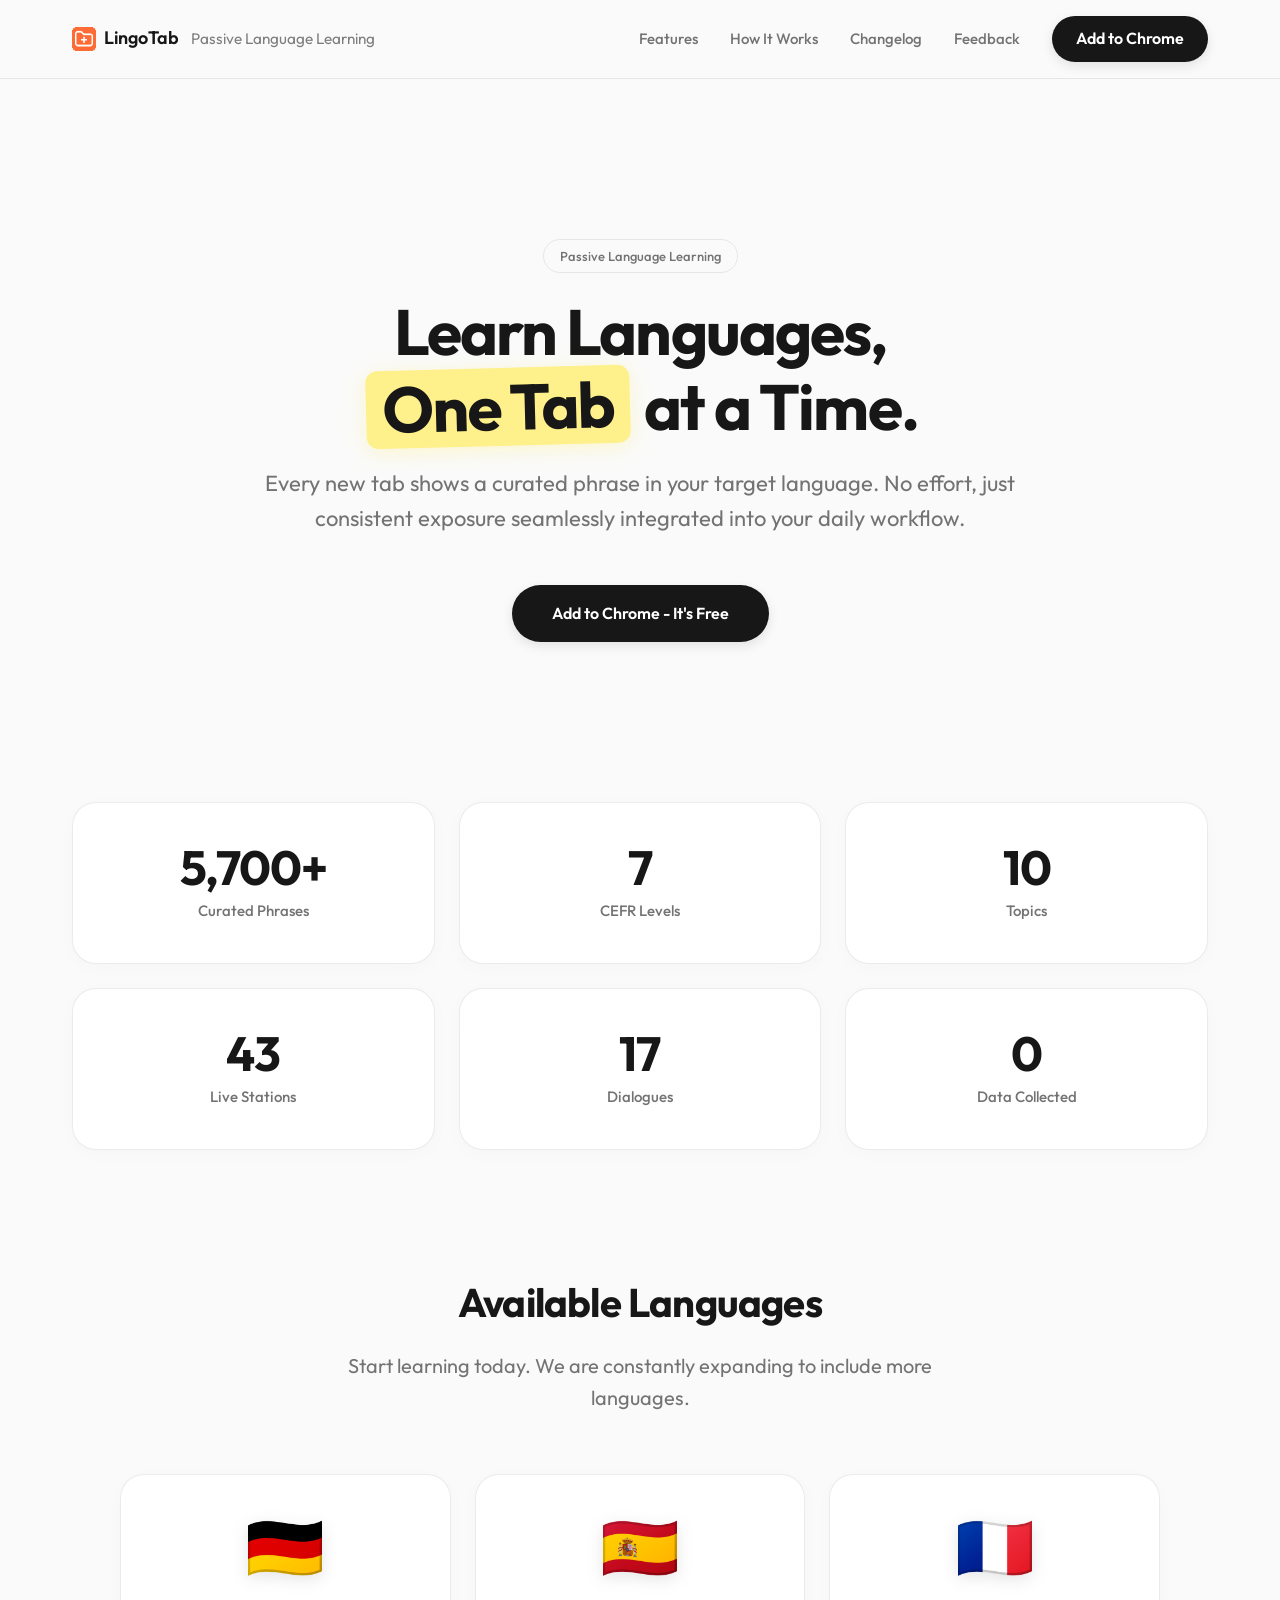
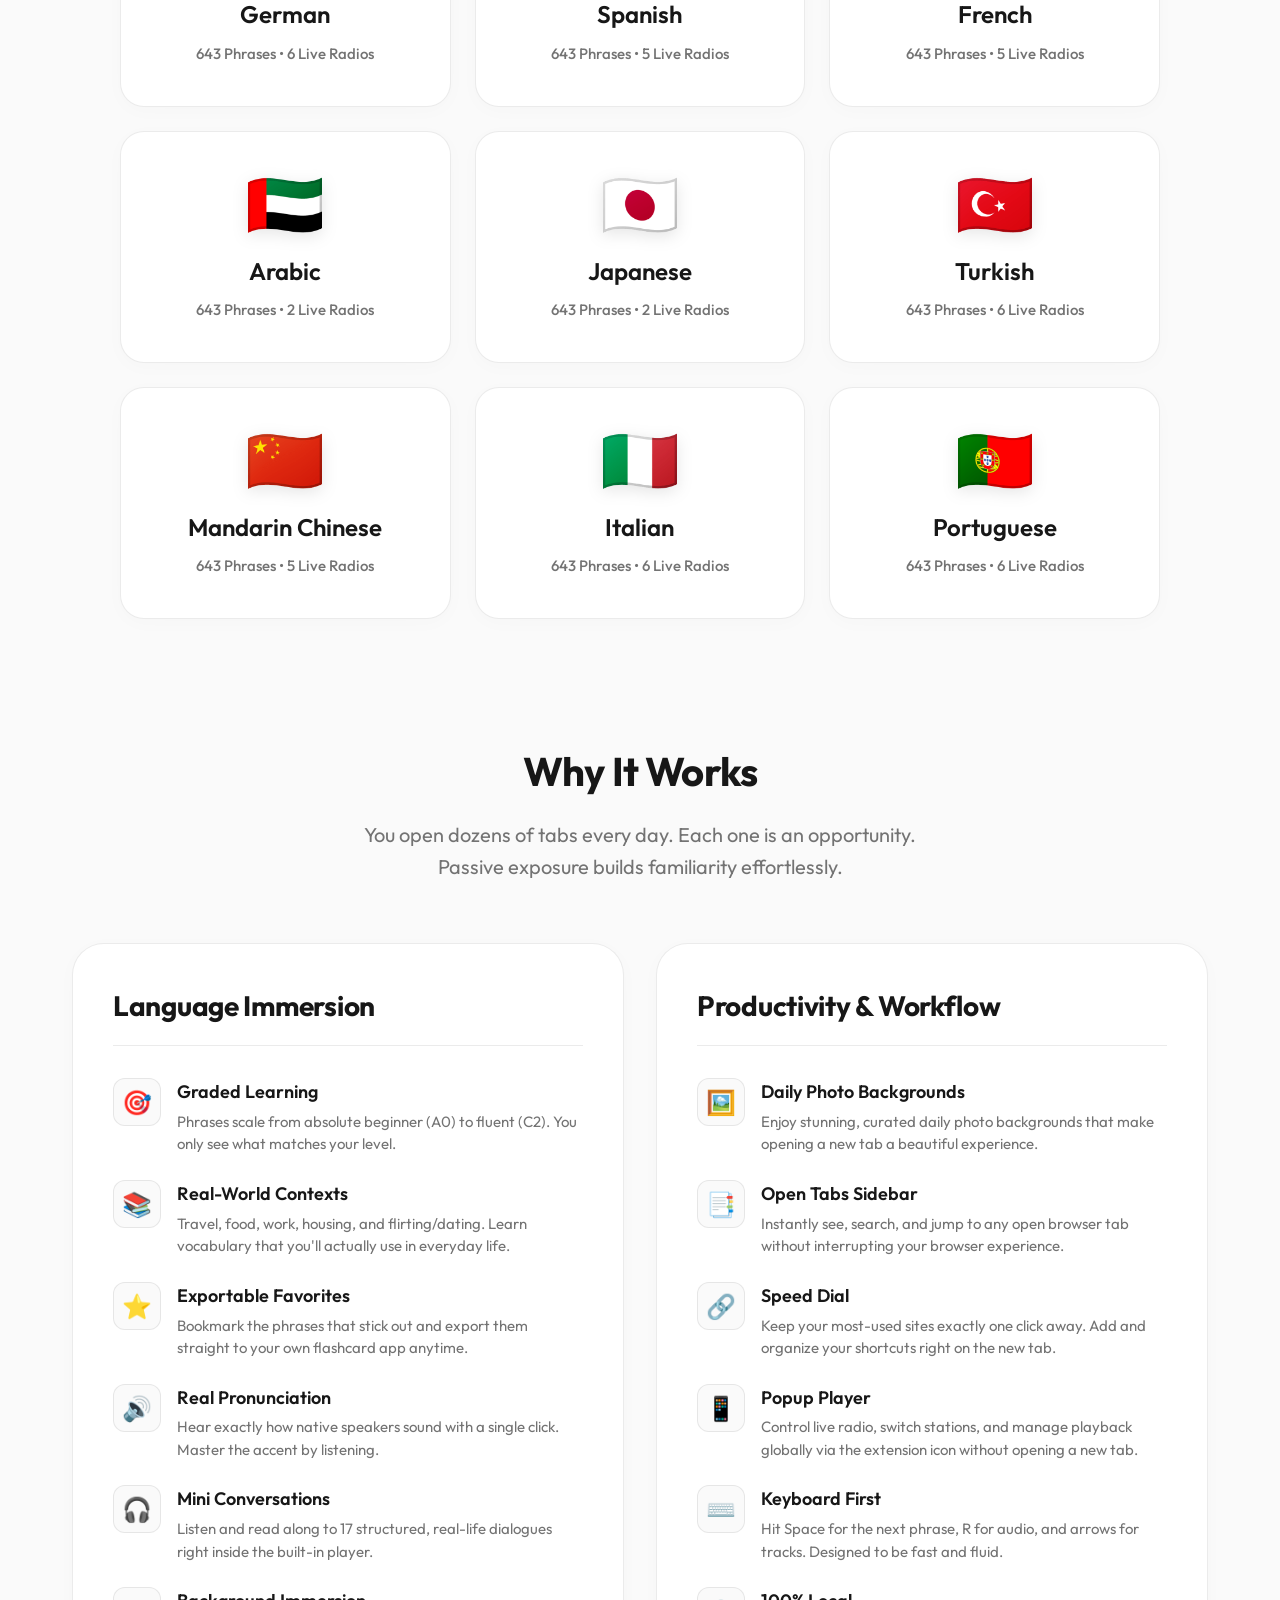
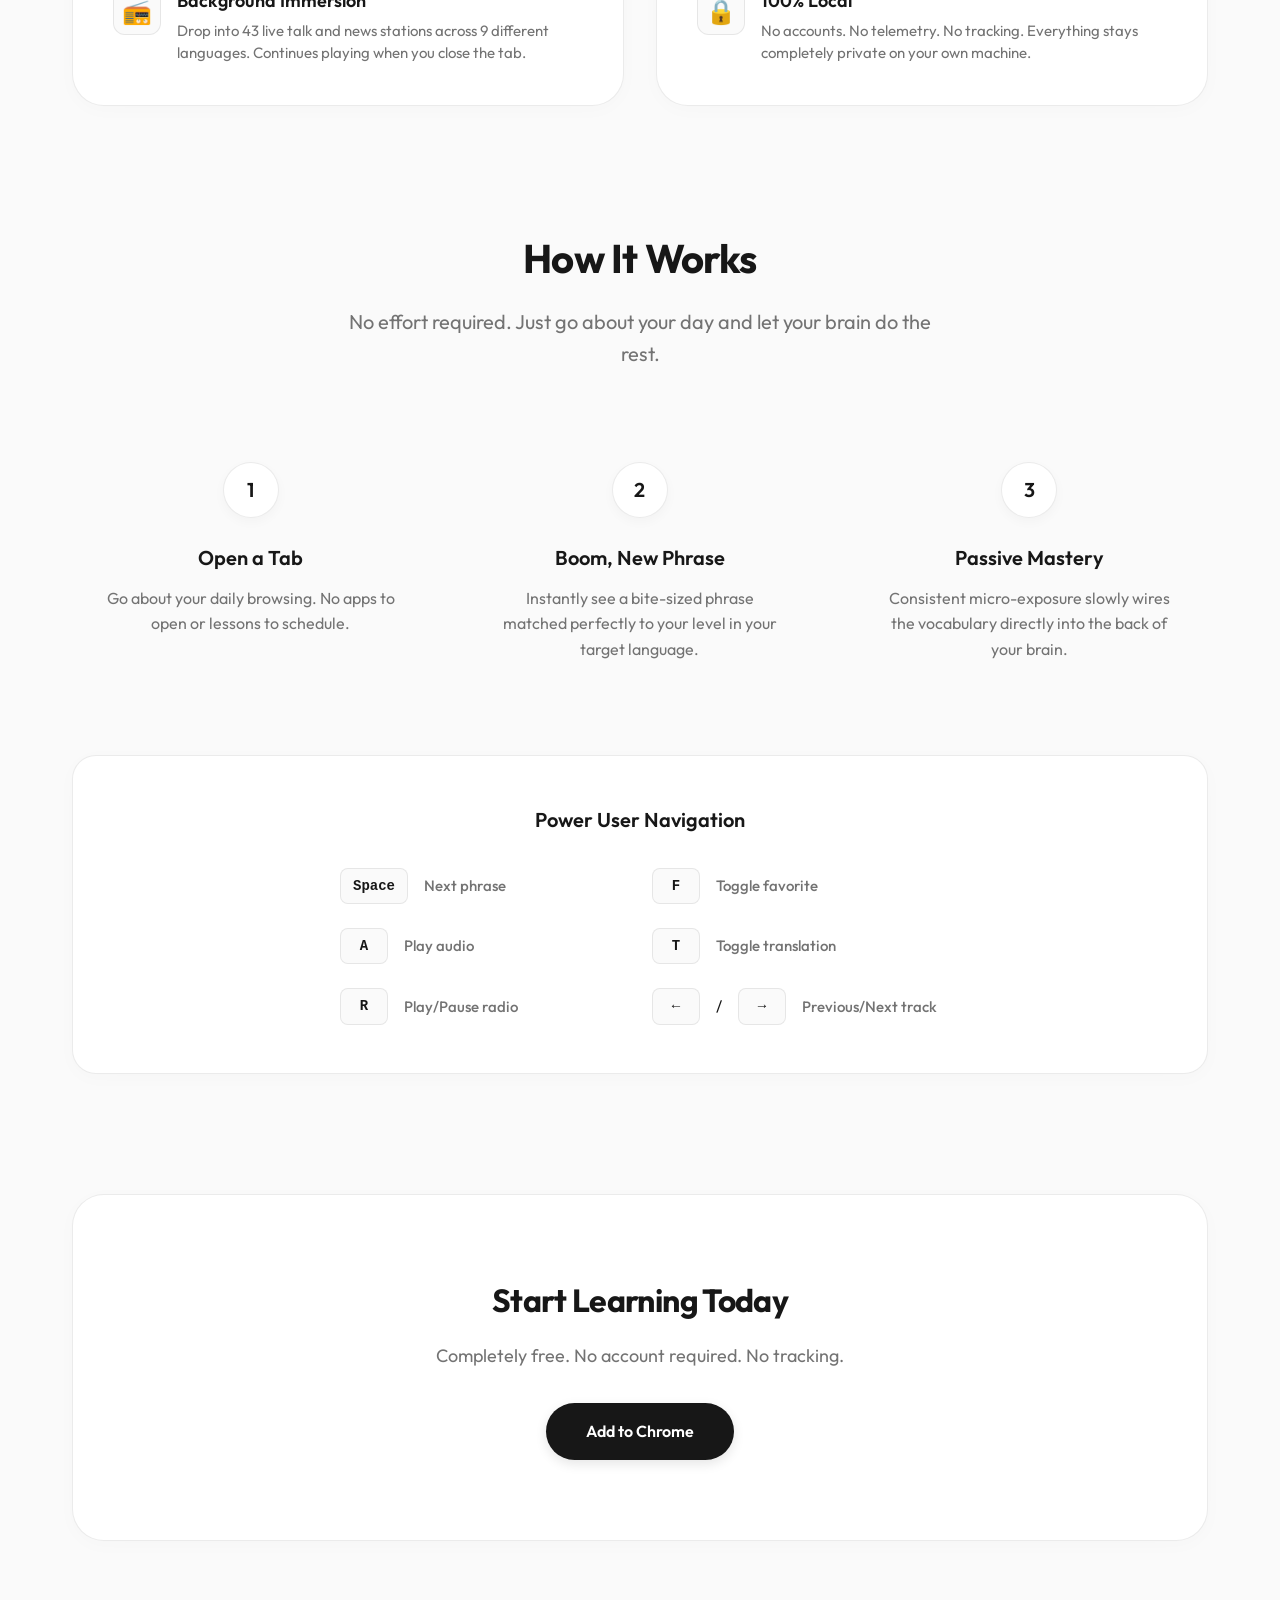
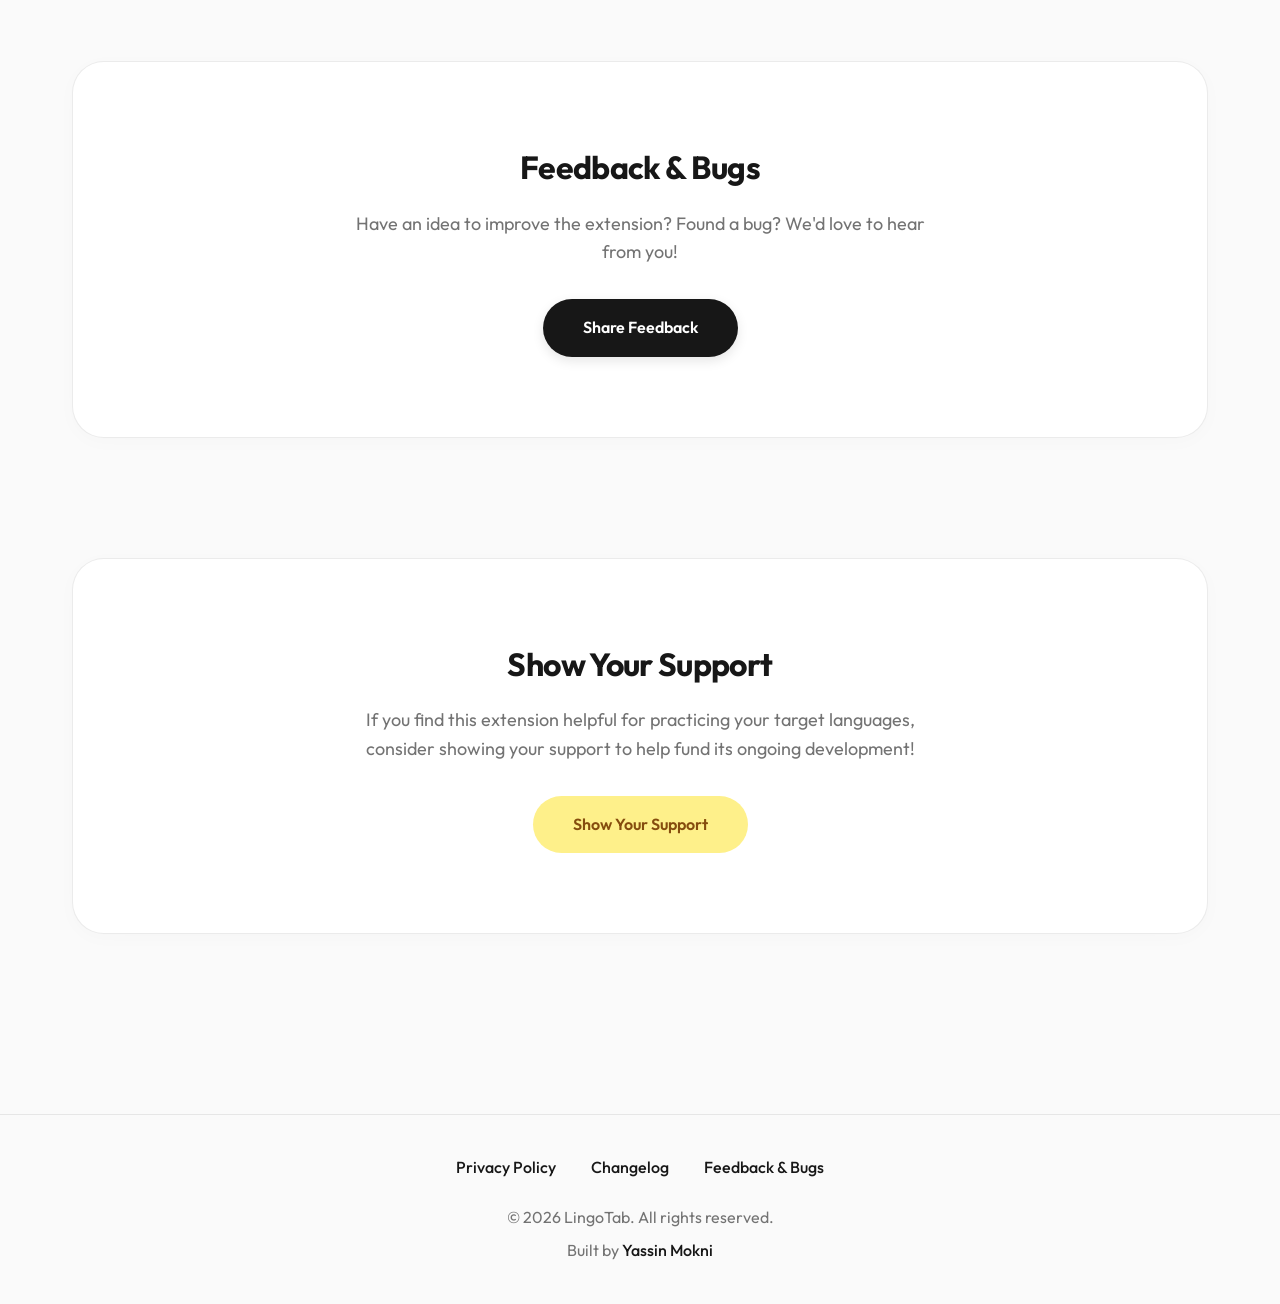
<file: docs/index.html>
<!DOCTYPE html>
<html lang="en">
<head>
  <meta charset="UTF-8">
  <meta name="viewport" content="width=device-width, initial-scale=1.0">
  <link rel="icon" type="image/png" href="favicon.png">
  <title>LingoTab - Passive Language Learning New Tab</title>
  <meta name="description" content="Transform your browser into a language learning companion. Learn German, Spanish, French, Arabic, Japanese, Turkish, Mandarin Chinese, Italian, and Portuguese naturally through passive exposure with every new tab.">
  <link rel="preconnect" href="https://fonts.googleapis.com">
  <link rel="preconnect" href="https://fonts.gstatic.com" crossorigin>
  <link href="https://fonts.googleapis.com/css2?family=Outfit:wght@300;400;500;600;700&display=swap" rel="stylesheet">
  <style>
    :root {
      --bg: #fafafa;
      --surface: #ffffff;
      --text-main: #171717;
      --text-muted: #737373;
      --border: rgba(0, 0, 0, 0.08);
      --accent: #171717;
      --accent-hover: #404040;
    }

    html {
      scroll-behavior: smooth;
      scroll-padding-top: 100px;
    }

    * {
      margin: 0;
      padding: 0;
      box-sizing: border-box;
    }

    body {
      font-family: 'Outfit', -apple-system, BlinkMacSystemFont, sans-serif;
      line-height: 1.6;
      color: var(--text-main);
      background: var(--bg);
      -webkit-font-smoothing: antialiased;
      -moz-osx-font-smoothing: grayscale;
    }

    /* Header */
    header {
      background: rgba(250, 250, 250, 0.8);
      backdrop-filter: blur(12px);
      -webkit-backdrop-filter: blur(12px);
      border-bottom: 1px solid var(--border);
      padding: 16px 0;
      position: sticky;
      top: 0;
      z-index: 100;
    }

    header .container {
      max-width: 1200px;
      margin: 0 auto;
      padding: 0 32px;
      display: flex;
      justify-content: space-between;
      align-items: center;
    }

    .logo {
      font-size: 18px;
      font-weight: 600;
      color: var(--text-main);
      text-decoration: none;
      display: flex;
      align-items: center;
      gap: 8px;
    }

    nav {
      display: flex;
      align-items: center;
      gap: 32px;
    }

    nav a {
      color: var(--text-muted);
      text-decoration: none;
      font-size: 15px;
      font-weight: 500;
      transition: color 0.2s;
    }

    nav a:hover {
      color: var(--text-main);
    }

    nav .cta-button {
      background: var(--accent);
      color: #fff;
      padding: 10px 24px;
      border-radius: 99px;
      font-weight: 600;
    }

    nav .cta-button:hover {
      background: var(--accent-hover);
      color: #fff;
    }

    /* Hero */
    .hero {
      text-align: center;
      padding: 160px 24px 100px;
      max-width: 800px;
      margin: 0 auto;
    }

    .hero h1 {
      font-size: 64px;
      font-weight: 700;
      line-height: 1.1;
      letter-spacing: -0.03em;
      margin-bottom: 20px;
      color: var(--text-main);
    }
    
    /* Language Cards */
    .language-cards {
      display: grid;
      grid-template-columns: repeat(3, 1fr);
      gap: 24px;
      max-width: 1040px;
      margin: 0 auto;
    }
    
    @media (max-width: 900px) {
      .language-cards {
        grid-template-columns: repeat(2, 1fr);
      }
    }

    @media (max-width: 600px) {
      .language-cards {
        grid-template-columns: 1fr;
      }
    }
    
    .language-card {
      background: var(--surface);
      border: 1px solid var(--border);
      border-radius: 24px;
      padding: 40px 24px;
      text-align: center;
      transition: all 0.2s ease;
      box-shadow: 0 4px 20px rgba(0, 0, 0, 0.02);
    }
    
    .language-card:hover {
      transform: translateY(-4px);
      box-shadow: 0 12px 32px rgba(0, 0, 0, 0.06);
    }
    
    .language-card.upcoming {
      background: var(--bg);
      border-style: dashed;
      opacity: 0.8;
    }
    
    @media (max-width: 900px) {
      .language-card.upcoming {
        grid-column: 1 / -1;
        max-width: 400px;
        margin: 0 auto;
        width: 100%;
      }
    }
    
    @media (max-width: 600px) {
      .language-card.upcoming {
        grid-column: auto;
      }
    }
    
    .language-card.upcoming:hover {
      transform: none;
      box-shadow: none;
      opacity: 1;
    }
    
    .lang-flag {
      font-size: 64px;
      line-height: 1;
      margin-bottom: 16px;
      filter: drop-shadow(0 4px 8px rgba(0,0,0,0.1));
    }
    
    .language-card h3 {
      font-size: 24px;
      font-weight: 600;
      margin-bottom: 8px;
    }
    
    .language-card p {
      font-size: 15px;
      color: var(--text-muted);
      font-weight: 500;
    }

    .hero .tagline {
      font-size: 22px;
      color: var(--text-muted);
      margin-bottom: 48px;
      font-weight: 400;
    }

    .highlight-bg {
      background: #fef08a;
      color: var(--text-main);
      padding: 4px 16px;
      border-radius: 12px;
      display: inline-block;
      transform: rotate(-1.5deg);
      box-shadow: 0 4px 20px rgba(254, 240, 138, 0.4);
      margin: 0 4px;
    }

    .cta-button {
      display: inline-flex;
      align-items: center;
      justify-content: center;
      background: var(--accent);
      color: #fff;
      padding: 16px 40px;
      font-size: 16px;
      font-weight: 600;
      border-radius: 99px;
      text-decoration: none;
      transition: all 0.2s ease;
      box-shadow: 0 4px 12px rgba(0, 0, 0, 0.1);
    }

    .cta-button:hover {
      background: var(--accent-hover);
      transform: translateY(-2px);
      box-shadow: 0 8px 24px rgba(0, 0, 0, 0.15);
    }

    .container {
      max-width: 1200px;
      margin: 0 auto;
      padding: 60px 32px;
    }

    .section {
      margin-bottom: 120px;
    }

    .section h2 {
      font-size: 40px;
      font-weight: 700;
      letter-spacing: -0.02em;
      margin-bottom: 16px;
      text-align: center;
    }

    .section p.section-sub {
      font-size: 20px;
      color: var(--text-muted);
      text-align: center;
      max-width: 600px;
      margin: 0 auto 60px;
    }

    /* Stats */
    .stats {
      display: grid;
      grid-template-columns: repeat(3, 1fr);
      gap: 24px;
      margin-bottom: 80px;
    }

    @media (max-width: 900px) {
      .stats {
        grid-template-columns: repeat(2, 1fr);
      }
    }

    @media (max-width: 600px) {
      .stats {
        grid-template-columns: 1fr;
      }
    }

    .stat {
      text-align: center;
      background: var(--surface);
      border: 1px solid var(--border);
      border-radius: 24px;
      padding: 40px 24px;
      transition: transform 0.2s ease;
      box-shadow: 0 4px 20px rgba(0,0,0,0.02);
    }

    .stat:hover {
      transform: translateY(-4px);
    }

    .stat-number {
      font-size: 48px;
      font-weight: 700;
      letter-spacing: -0.02em;
      color: var(--text-main);
      margin-bottom: 8px;
      line-height: 1;
    }

    .stat-label {
      font-size: 15px;
      font-weight: 500;
      color: var(--text-muted);
    }

    /* Split Features Layout */
    .features-split {
      display: grid;
      grid-template-columns: 1fr 1fr;
      gap: 32px;
    }

    @media (max-width: 900px) {
      .features-split {
        grid-template-columns: 1fr;
      }
    }

    .feature-group {
      background: var(--surface);
      border: 1px solid var(--border);
      border-radius: 32px;
      padding: 40px;
      box-shadow: 0 4px 20px rgba(0, 0, 0, 0.02);
    }

    .feature-group h3.group-title {
      font-size: 28px;
      font-weight: 700;
      margin-bottom: 32px;
      letter-spacing: -0.01em;
      border-bottom: 1px solid var(--border);
      padding-bottom: 16px;
    }

    .feature-list {
      display: flex;
      flex-direction: column;
      gap: 24px;
    }

    .feature-item {
      display: flex;
      gap: 16px;
    }

    .feature-item .icon {
      font-size: 24px;
      line-height: 1;
      flex-shrink: 0;
      background: var(--bg);
      border: 1px solid var(--border);
      width: 48px;
      height: 48px;
      border-radius: 12px;
      display: flex;
      align-items: center;
      justify-content: center;
    }

    .feature-item h4 {
      font-size: 18px;
      font-weight: 600;
      margin-bottom: 4px;
    }

    .feature-item p {
      font-size: 15px;
      color: var(--text-muted);
      line-height: 1.5;
    }

    /* How It Works */
    .steps {
      display: grid;
      grid-template-columns: repeat(3, 1fr);
      gap: 32px;
    }

    @media (max-width: 768px) {
      .steps { grid-template-columns: 1fr; }
    }

    .step {
      text-align: center;
      padding: 32px;
    }

    .step-number {
      display: inline-flex;
      align-items: center;
      justify-content: center;
      width: 56px;
      height: 56px;
      background: var(--surface);
      border: 1px solid var(--border);
      color: var(--text-main);
      border-radius: 50%;
      font-size: 20px;
      font-weight: 600;
      margin-bottom: 24px;
      box-shadow: 0 4px 12px rgba(0,0,0,0.03);
    }

    .step h3 {
      font-size: 20px;
      font-weight: 600;
      margin-bottom: 12px;
    }

    .step p {
      font-size: 16px;
      color: var(--text-muted);
    }

    /* Shortcuts */
    .keyboard-shortcuts {
      background: var(--surface);
      border: 1px solid var(--border);
      border-radius: 24px;
      padding: 48px;
      margin-top: 60px;
      box-shadow: 0 4px 20px rgba(0,0,0,0.02);
    }

    .keyboard-shortcuts h4 {
      font-size: 20px;
      font-weight: 600;
      margin-bottom: 32px;
      text-align: center;
    }

    .shortcuts-grid {
      display: grid;
      grid-template-columns: repeat(2, 1fr);
      gap: 24px;
      max-width: 600px;
      margin: 0 auto;
    }

    @media (max-width: 600px) {
      .shortcuts-grid {
        grid-template-columns: 1fr;
      }
    }

    .shortcut {
      display: flex;
      align-items: center;
      gap: 16px;
    }

    .shortcut kbd {
      background: var(--bg);
      border: 1px solid var(--border);
      border-radius: 8px;
      padding: 6px 12px;
      font-family: monospace;
      font-size: 14px;
      font-weight: 600;
      color: var(--text-main);
      min-width: 48px;
      text-align: center;
    }

    .shortcut span {
      font-size: 15px;
      color: var(--text-muted);
      font-weight: 500;
    }

    /* Support CTA */
    .support-section, .cta-section, .feedback-section {
      text-align: center;
      padding: 80px 32px;
      background: var(--surface);
      border: 1px solid var(--border);
      border-radius: 32px;
      box-shadow: 0 4px 20px rgba(0,0,0,0.02);
    }

    .support-section h2, .cta-section h2, .feedback-section h2 {
      font-size: 32px;
      margin-bottom: 16px;
    }

    .support-section p, .cta-section p, .feedback-section p {
      font-size: 18px;
      color: var(--text-muted);
      margin-bottom: 32px;
      max-width: 600px;
      margin-left: auto;
      margin-right: auto;
    }

    .feedback-button {
      display: inline-block;
      background: var(--accent);
      color: #fff;
      padding: 16px 40px;
      font-size: 16px;
      font-weight: 600;
      border-radius: 99px;
      text-decoration: none;
      transition: all 0.2s ease;
      box-shadow: 0 4px 12px rgba(0, 0, 0, 0.1);
    }

    .feedback-button:hover {
      background: var(--accent-hover);
      transform: translateY(-2px);
      box-shadow: 0 6px 16px rgba(0, 0, 0, 0.15);
    }

    .support-button {
      display: inline-block;
      background: #fef08a; /* Soft minimal yellow */
      color: #854d0e;
      padding: 16px 40px;
      font-size: 16px;
      font-weight: 600;
      border-radius: 99px;
      text-decoration: none;
      transition: all 0.2s;
    }

    .support-button:hover {
      background: #fde047;
      transform: translateY(-2px);
    }

    .hero-badge {
      display: inline-block;
      padding: 6px 16px;
      border-radius: 99px;
      background: transparent;
      border: 1px solid var(--border);
      font-size: 13px;
      font-weight: 500;
      color: var(--text-muted);
      margin-bottom: 24px;
    }

    /* Footer */
    footer {
      border-top: 1px solid var(--border);
      padding: 40px 32px;
      text-align: center;
      color: var(--text-muted);
    }

    footer a {
      color: var(--text-main);
      text-decoration: none;
      font-weight: 500;
      margin: 0 16px;
    }

    footer a:hover {
      text-decoration: underline;
    }
  </style>
</head>
<body>
  <header>
    <div class="container">
      <a href="index.html" class="logo">
        <img src="favicon.png" alt="LingoTab Logo" width="24" height="24"> LingoTab <span style="opacity: 0.55; font-weight: 400; font-size: 0.85em; margin-left: 4px;">Passive Language Learning</span>
      </a>
      <nav>
        <a href="#features">Features</a>
        <a href="#how-it-works">How It Works</a>
        <a href="changelog.html">Changelog</a>
        <a href="https://github.com/yassin-mokni/lingotab/issues/new" target="_blank">Feedback</a>
        <a href="https://chromewebstore.google.com/detail/lcpngcpkmbdooibllkhggekgmcdgagln?utm_source=landing-page" class="cta-button">Add to Chrome</a>
      </nav>
    </div>
  </header>

  <div class="hero">
    <div class="hero-badge">Passive Language Learning</div>
    <h1>Learn Languages, <span class="highlight-bg">One Tab</span> at a Time.</h1>
    <p class="tagline">
      Every new tab shows a curated phrase in your target language. No effort, just consistent exposure seamlessly integrated into your daily workflow.
    </p>
    <a href="https://chromewebstore.google.com/detail/lcpngcpkmbdooibllkhggekgmcdgagln?utm_source=landing-page" class="cta-button">Add to Chrome - It's Free</a>
  </div>

  <div class="container">
    <div class="section">
      <div class="stats">
        <div class="stat">
          <div class="stat-number">5,700+</div>
          <div class="stat-label">Curated Phrases</div>
        </div>
        <div class="stat">
          <div class="stat-number">7</div>
          <div class="stat-label">CEFR Levels</div>
        </div>
        <div class="stat">
          <div class="stat-number">10</div>
          <div class="stat-label">Topics</div>
        </div>
        <div class="stat">
          <div class="stat-number">43</div>
          <div class="stat-label">Live Stations</div>
        </div>
        <div class="stat">
          <div class="stat-number">17</div>
          <div class="stat-label">Dialogues</div>
        </div>
        <div class="stat">
          <div class="stat-number">0</div>
          <div class="stat-label">Data Collected</div>
        </div>
      </div>
    </div>

    <div class="section" id="languages">
      <h2>Available Languages</h2>
      <p class="section-sub">Start learning today. We are constantly expanding to include more languages.</p>
      
      <div class="language-cards">
        <div class="language-card">
          <div class="lang-flag">🇩🇪</div>
          <h3>German</h3>
          <p>643 Phrases &bull; 6 Live Radios</p>
        </div>
        <div class="language-card">
          <div class="lang-flag">🇪🇸</div>
          <h3>Spanish</h3>
          <p>643 Phrases &bull; 5 Live Radios</p>
        </div>
        <div class="language-card">
          <div class="lang-flag">🇫🇷</div>
          <h3>French</h3>
          <p>643 Phrases &bull; 5 Live Radios</p>
        </div>

        <div class="language-card">
          <div class="lang-flag">🇦🇪</div>
          <h3>Arabic</h3>
          <p>643 Phrases &bull; 2 Live Radios</p>
        </div>

        <div class="language-card">
          <div class="lang-flag">🇯🇵</div>
          <h3>Japanese</h3>
          <p>643 Phrases &bull; 2 Live Radios</p>
        </div>

        <div class="language-card">
          <div class="lang-flag">🇹🇷</div>
          <h3>Turkish</h3>
          <p>643 Phrases &bull; 6 Live Radios</p>
        </div>

        <div class="language-card">
          <div class="lang-flag">🇨🇳</div>
          <h3>Mandarin Chinese</h3>
          <p>643 Phrases &bull; 5 Live Radios</p>
        </div>

        <div class="language-card">
          <div class="lang-flag">🇮🇹</div>
          <h3>Italian</h3>
          <p>643 Phrases &bull; 6 Live Radios</p>
        </div>

        <div class="language-card">
          <div class="lang-flag">🇵🇹</div>
          <h3>Portuguese</h3>
          <p>643 Phrases &bull; 6 Live Radios</p>
        </div>
      </div>
    </div>

    <div class="section" id="features">
      <h2>Why It Works</h2>
      <p class="section-sub">
        You open dozens of tabs every day. Each one is an opportunity. Passive exposure builds familiarity effortlessly.
      </p>

      <div class="features-split">
        <div class="feature-group">
          <h3 class="group-title">Language Immersion</h3>
          <div class="feature-list">
            <div class="feature-item">
              <div class="icon">🎯</div>
              <div>
                <h4>Graded Learning</h4>
                <p>Phrases scale from absolute beginner (A0) to fluent (C2). You only see what matches your level.</p>
              </div>
            </div>
            <div class="feature-item">
              <div class="icon">📚</div>
              <div>
                <h4>Real-World Contexts</h4>
                <p>Travel, food, work, housing, and flirting/dating. Learn vocabulary that you'll actually use in everyday life.</p>
              </div>
            </div>
            <div class="feature-item">
              <div class="icon">⭐</div>
              <div>
                <h4>Exportable Favorites</h4>
                <p>Bookmark the phrases that stick out and export them straight to your own flashcard app anytime.</p>
              </div>
            </div>
            <div class="feature-item">
              <div class="icon">🔊</div>
              <div>
                <h4>Real Pronunciation</h4>
                <p>Hear exactly how native speakers sound with a single click. Master the accent by listening.</p>
              </div>
            </div>
            <div class="feature-item">
              <div class="icon">🎧</div>
              <div>
                <h4>Mini Conversations</h4>
                <p>Listen and read along to 17 structured, real-life dialogues right inside the built-in player.</p>
              </div>
            </div>
            <div class="feature-item">
              <div class="icon">📻</div>
              <div>
                <h4>Background Immersion</h4>
                <p>Drop into 43 live talk and news stations across 9 different languages. Continues playing when you close the tab.</p>
              </div>
            </div>
          </div>
        </div>
        
        <div class="feature-group">
          <h3 class="group-title">Productivity & Workflow</h3>
          <div class="feature-list">
            <div class="feature-item">
              <div class="icon">🖼️</div>
              <div>
                <h4>Daily Photo Backgrounds</h4>
                <p>Enjoy stunning, curated daily photo backgrounds that make opening a new tab a beautiful experience.</p>
              </div>
            </div>
            <div class="feature-item">
              <div class="icon">📑</div>
              <div>
                <h4>Open Tabs Sidebar</h4>
                <p>Instantly see, search, and jump to any open browser tab without interrupting your browser experience.</p>
              </div>
            </div>
            <div class="feature-item">
              <div class="icon">🔗</div>
              <div>
                <h4>Speed Dial</h4>
                <p>Keep your most-used sites exactly one click away. Add and organize your shortcuts right on the new tab.</p>
              </div>
            </div>
            <div class="feature-item">
              <div class="icon">📱</div>
              <div>
                <h4>Popup Player</h4>
                <p>Control live radio, switch stations, and manage playback globally via the extension icon without opening a new tab.</p>
              </div>
            </div>
            <div class="feature-item">
              <div class="icon">⌨️</div>
              <div>
                <h4>Keyboard First</h4>
                <p>Hit Space for the next phrase, R for audio, and arrows for tracks. Designed to be fast and fluid.</p>
              </div>
            </div>
            <div class="feature-item">
              <div class="icon">🔒</div>
              <div>
                <h4>100% Local</h4>
                <p>No accounts. No telemetry. No tracking. Everything stays completely private on your own machine.</p>
              </div>
            </div>
          </div>
        </div>
      </div>
    </div>

    <div class="section" id="how-it-works">
      <h2>How It Works</h2>
      <p class="section-sub">No effort required. Just go about your day and let your brain do the rest.</p>

      <div class="steps">
        <div class="step">
          <div class="step-number">1</div>
          <h3>Open a Tab</h3>
          <p>Go about your daily browsing. No apps to open or lessons to schedule.</p>
        </div>
        <div class="step">
          <div class="step-number">2</div>
          <h3>Boom, New Phrase</h3>
          <p>Instantly see a bite-sized phrase matched perfectly to your level in your target language.</p>
        </div>
        <div class="step">
          <div class="step-number">3</div>
          <h3>Passive Mastery</h3>
          <p>Consistent micro-exposure slowly wires the vocabulary directly into the back of your brain.</p>
        </div>
      </div>

      <div class="keyboard-shortcuts">
        <h4>Power User Navigation</h4>
        <div class="shortcuts-grid">
          <div class="shortcut"><kbd>Space</kbd><span>Next phrase</span></div>
          <div class="shortcut"><kbd>F</kbd><span>Toggle favorite</span></div>
          <div class="shortcut"><kbd>A</kbd><span>Play audio</span></div>
          <div class="shortcut"><kbd>T</kbd><span>Toggle translation</span></div>
          <div class="shortcut"><kbd>R</kbd><span>Play/Pause radio</span></div>
          <div class="shortcut"><kbd>←</kbd> / <kbd>→</kbd><span>Previous/Next track</span></div>
        </div>
      </div>
    </div>

    <div class="section">
      <div class="cta-section">
        <h2>Start Learning Today</h2>
        <p>Completely free. No account required. No tracking.</p>
        <a href="https://chromewebstore.google.com/detail/lcpngcpkmbdooibllkhggekgmcdgagln?utm_source=landing-page" class="cta-button">Add to Chrome</a>
      </div>
    </div>

    <div class="section">
      <div class="feedback-section">
        <h2>Feedback & Bugs</h2>
        <p>Have an idea to improve the extension? Found a bug? We'd love to hear from you!</p>
        <a href="https://github.com/yassin-mokni/lingotab/issues/new" target="_blank" class="feedback-button">Share Feedback</a>
      </div>
    </div>

    <div class="section">
      <div class="support-section">
        <h2>Show Your Support</h2>
        <p>If you find this extension helpful for practicing your target languages, consider showing your support to help fund its ongoing development!</p>
        <a href="https://buymeacoffee.com/yassinbuilds" target="_blank" class="support-button">Show Your Support</a>
      </div>
    </div>
  </div>

  <footer>
    <div style="margin-bottom: 24px;">
      <a href="privacy.html">Privacy Policy</a>
      <a href="changelog.html">Changelog</a>
      <a href="https://github.com/yassin-mokni/lingotab/issues/new" target="_blank">Feedback & Bugs</a>
    </div>
    <p>&copy; 2026 LingoTab. All rights reserved.</p>
    <p style="margin-top: 8px;">Built by <a href="https://mokni.dev" target="_blank" style="margin: 0;">Yassin Mokni</a></p>
  </footer>
</body>
</html>
</file>
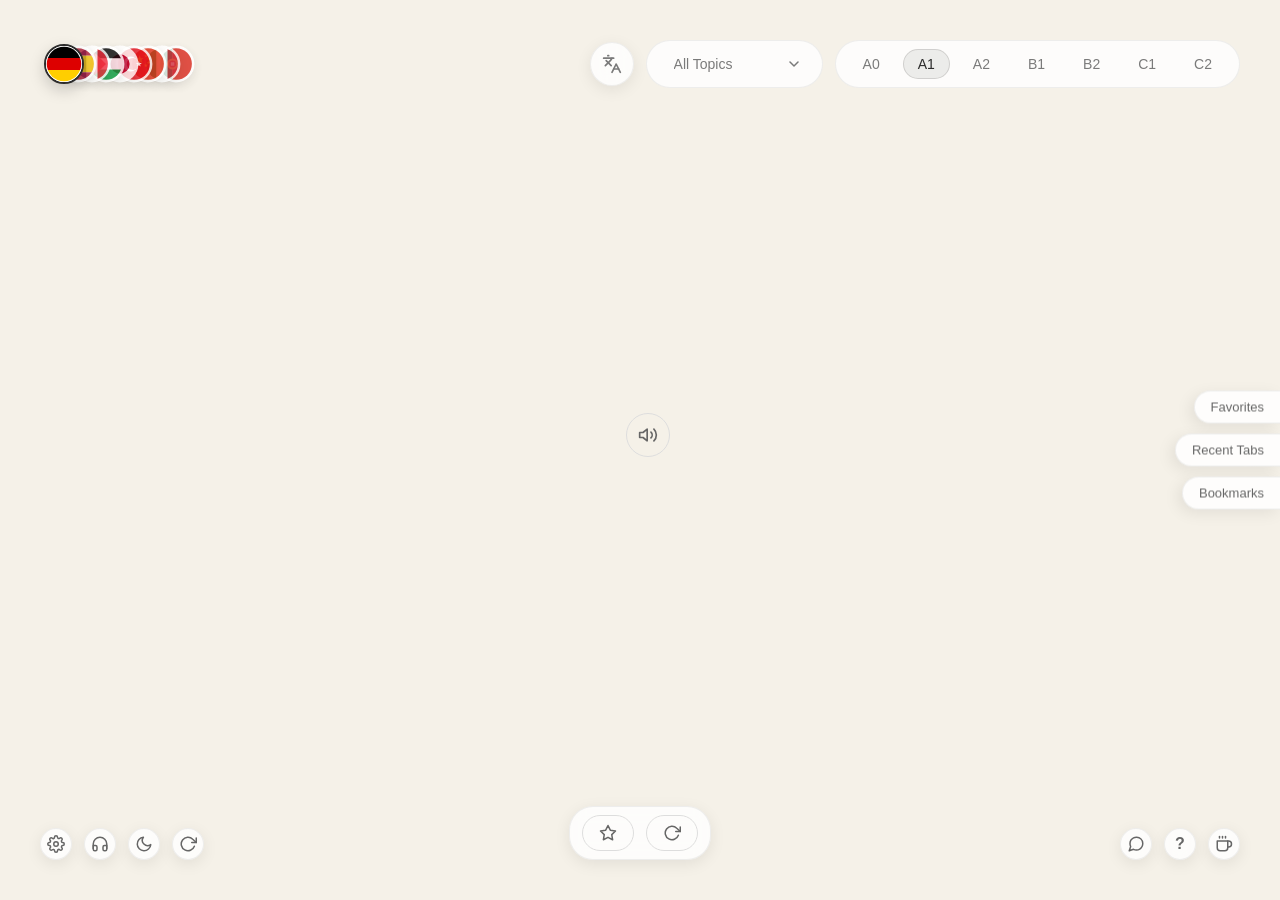
<file: newtab.html>
<!DOCTYPE html>
<html lang="en">

<head>
  <meta charset="UTF-8">
  <meta name="viewport" content="width=device-width, initial-scale=1.0">
  <title>LingoTab</title>
  <link rel="stylesheet" href="styles.css">
</head>

<body>
  <div id="splashBackground" class="splash-bg"></div>

  <div class="container">
    <div class="language-stack" id="languageStack">
      <button class="flag-stack-btn active" data-lang="de" id="langBtnDE" data-tooltip="German">
        <svg width="36" height="36" viewBox="0 0 48 48">
          <circle cx="24" cy="24" r="24" fill="#fff" />
          <g clip-path="url(#circleClipDE_stack)">
            <rect x="0" y="0" width="48" height="16" fill="#000" />
            <rect x="0" y="16" width="48" height="16" fill="#DD0000" />
            <rect x="0" y="32" width="48" height="16" fill="#FFCE00" />
          </g>
          <defs>
            <clipPath id="circleClipDE_stack">
              <circle cx="24" cy="24" r="23" />
            </clipPath>
          </defs>
        </svg>
      </button>

      <button class="flag-stack-btn" data-lang="es" id="langBtnES" data-tooltip="Spanish">
        <svg width="36" height="36" viewBox="0 0 48 48">
          <circle cx="24" cy="24" r="24" fill="#fff" />
          <g clip-path="url(#circleClipES_stack)">
            <rect x="0" y="0" width="48" height="12" fill="#AA152F" />
            <rect x="0" y="12" width="48" height="24" fill="#F1BF00" />
            <rect x="0" y="36" width="48" height="12" fill="#AA152F" />
          </g>
          <defs>
            <clipPath id="circleClipES_stack">
              <circle cx="24" cy="24" r="23" />
            </clipPath>
          </defs>
        </svg>
      </button>
      <button class="flag-stack-btn" data-lang="fr" id="langBtnFR" data-tooltip="French">
        <svg width="36" height="36" viewBox="0 0 48 48">
          <circle cx="24" cy="24" r="24" fill="#fff" />
          <g clip-path="url(#circleClipFR_stack)">
            <rect x="0" y="0" width="16" height="48" fill="#002395" />
            <rect x="16" y="0" width="16" height="48" fill="#FFFFFF" />
            <rect x="32" y="0" width="16" height="48" fill="#ED2939" />
          </g>
          <defs>
            <clipPath id="circleClipFR_stack">
              <circle cx="24" cy="24" r="23" />
            </clipPath>
          </defs>
        </svg>
      </button>
      <button class="flag-stack-btn" data-lang="ar" id="langBtnAR" data-tooltip="Arabic">
        <svg width="36" height="36" viewBox="0 0 48 48">
          <circle cx="24" cy="24" r="24" fill="#fff" />
          <g clip-path="url(#circleClipAR_stack)">
            <rect x="0" y="0" width="48" height="16" fill="#000000" />
            <rect x="0" y="16" width="48" height="16" fill="#FFFFFF" />
            <rect x="0" y="32" width="48" height="16" fill="#009736" />
            <polygon points="0,0 24,24 0,48" fill="#EE2A35" />
          </g>
          <defs>
            <clipPath id="circleClipAR_stack">
              <circle cx="24" cy="24" r="23" />
            </clipPath>
          </defs>
        </svg>
      </button>

      <button class="flag-stack-btn" data-lang="ja" id="langBtnJA" data-tooltip="Japanese">
        <svg width="36" height="36" viewBox="0 0 48 48">
          <circle cx="24" cy="24" r="24" fill="#fff" />
          <circle cx="24" cy="24" r="14" fill="#BC002D" />
        </svg>
      </button>

      <button class="flag-stack-btn" data-lang="tr" id="langBtnTR" data-tooltip="Turkish">
        <svg width="36" height="36" viewBox="0 0 48 48">
          <circle cx="24" cy="24" r="24" fill="#fff" />
          <g clip-path="url(#circleClipTR_stack)">
            <rect x="0" y="0" width="48" height="48" fill="#E30A17" />
            <circle cx="19" cy="24" r="11" fill="#FFFFFF" />
            <circle cx="22.2" cy="24" r="8.8" fill="#E30A17" />
            <polygon
              points="31,19.5 32.06,22.54 35.28,22.61 32.71,24.56 33.65,27.64 31,25.8 28.35,27.64 29.29,24.56 26.72,22.61 29.94,22.54"
              fill="#FFFFFF" />
          </g>
          <defs>
            <clipPath id="circleClipTR_stack">
              <circle cx="24" cy="24" r="23" />
            </clipPath>
          </defs>
        </svg>
      </button>

      <button class="flag-stack-btn" data-lang="zh" id="langBtnZH" data-tooltip="Mandarin Chinese">
        <svg width="36" height="36" viewBox="0 0 48 48">
          <circle cx="24" cy="24" r="24" fill="#fff" />
          <g clip-path="url(#circleClipZH_stack)">
            <rect x="0" y="0" width="48" height="48" fill="#DE2910" />
            <polygon points="12,11 13.5,15.5 18,15.5 14.5,18 16,22.5 12,20 8,22.5 9.5,18 6,15.5 10.5,15.5"
              fill="#FFDE00" />
            <polygon points="21,9 21.8,11.2 24,11.2 22.2,12.5 22.9,14.7 21,13.4 19.1,14.7 19.8,12.5 18,11.2 20.2,11.2"
              fill="#FFDE00" />
            <polygon points="25,13 25.8,15.2 28,15.2 26.2,16.5 26.9,18.7 25,17.4 23.1,18.7 23.8,16.5 22,15.2 24.2,15.2"
              fill="#FFDE00" />
            <polygon points="25,19 25.8,21.2 28,21.2 26.2,22.5 26.9,24.7 25,23.4 23.1,24.7 23.8,22.5 22,21.2 24.2,21.2"
              fill="#FFDE00" />
            <polygon points="21,23 21.8,25.2 24,25.2 22.2,26.5 22.9,28.7 21,27.4 19.1,28.7 19.8,26.5 18,25.2 20.2,25.2"
              fill="#FFDE00" />
          </g>
          <defs>
            <clipPath id="circleClipZH_stack">
              <circle cx="24" cy="24" r="23" />
            </clipPath>
          </defs>
        </svg>
      </button>

      <button class="flag-stack-btn" data-lang="it" id="langBtnIT" data-tooltip="Italian">
        <svg width="36" height="36" viewBox="0 0 48 48">
          <circle cx="24" cy="24" r="24" fill="#fff" />
          <g clip-path="url(#circleClipIT_stack)">
            <rect x="0" y="0" width="16" height="48" fill="#009246" />
            <rect x="16" y="0" width="16" height="48" fill="#FFFFFF" />
            <rect x="32" y="0" width="16" height="48" fill="#CE2B37" />
          </g>
          <defs>
            <clipPath id="circleClipIT_stack">
              <circle cx="24" cy="24" r="23" />
            </clipPath>
          </defs>
        </svg>
      </button>

      <button class="flag-stack-btn" data-lang="pt" id="langBtnPT" data-tooltip="Portuguese">
        <svg width="36" height="36" viewBox="0 0 48 48">
          <circle cx="24" cy="24" r="24" fill="#fff" />
          <g clip-path="url(#circleClipPT_stack)">
            <rect x="0" y="0" width="19" height="48" fill="#046A38" />
            <rect x="19" y="0" width="29" height="48" fill="#DA291C" />
            <circle cx="19" cy="24" r="8" fill="#FFC72C" />
            <circle cx="19" cy="24" r="5" fill="#DA291C" />
            <rect x="16.5" y="21.5" width="5" height="5" fill="#FFFFFF" />
          </g>
          <defs>
            <clipPath id="circleClipPT_stack">
              <circle cx="24" cy="24" r="23" />
            </clipPath>
          </defs>
        </svg>
      </button>
    </div>

    <div class="top-controls">
      <button class="translation-toggle" id="translationToggle" data-tooltip="Toggle translation">
        <svg width="20" height="20" viewBox="0 0 24 24" fill="none" stroke="currentColor" stroke-width="2"
          stroke-linecap="round" stroke-linejoin="round">
          <path d="m5 8 6 6"></path>
          <path d="m4 14 6-6 2-3"></path>
          <path d="M2 5h12"></path>
          <path d="M7 2h1"></path>
          <path d="m22 22-5-10-5 10"></path>
          <path d="M14 18h6"></path>
        </svg>
      </button>

      <div class="topic-selector">
        <select id="topicSelect" class="topic-dropdown">
          <option value="all">All Topics</option>
          <option value="everyday">Everyday Life</option>
          <option value="social">Social</option>
          <option value="food">Food & Dining</option>
          <option value="travel">Travel</option>
          <option value="shopping">Shopping</option>
          <option value="housing">Housing</option>
          <option value="work">Work & Business</option>
          <option value="health">Health</option>
          <option value="slang">Slang</option>
          <option value="flirting">Flirting / Dating</option>
        </select>
      </div>

      <div class="level-selector">
        <button class="level-btn" data-level="A0">A0</button>
        <button class="level-btn active" data-level="A1">A1</button>
        <button class="level-btn" data-level="A2">A2</button>
        <button class="level-btn" data-level="B1">B1</button>
        <button class="level-btn" data-level="B2">B2</button>
        <button class="level-btn" data-level="C1">C1</button>
        <button class="level-btn" data-level="C2">C2</button>
      </div>
    </div>

    <div class="phrase-container">
      <div class="phrase-with-audio">
        <div class="german-phrase" id="germanPhrase"></div>
        <button class="audio-btn" id="audioBtn" data-tooltip="Listen to pronunciation">
          <svg width="20" height="20" viewBox="0 0 24 24" fill="none" stroke="currentColor" stroke-width="2"
            stroke-linecap="round" stroke-linejoin="round">
            <polygon points="11 5 6 9 2 9 2 15 6 15 11 19 11 5"></polygon>
            <path d="M15.54 8.46a5 5 0 0 1 0 7.07"></path>
            <path d="M19.07 4.93a10 10 0 0 1 0 14.14"></path>
          </svg>
        </button>
      </div>
      <div class="english-translation" id="englishTranslation"></div>
    </div>

    <div class="quick-links-dock" id="quickLinksDock">
      <!-- Links injected by JS -->
    </div>

    <div class="controls">
      <button class="control-btn" id="favoriteBtn" data-tooltip="Favorite">
        <svg width="18" height="18" viewBox="0 0 24 24" fill="none" stroke="currentColor" stroke-width="2"
          stroke-linecap="round" stroke-linejoin="round">
          <polygon
            points="12 2 15.09 8.26 22 9.27 17 14.14 18.18 21.02 12 17.77 5.82 21.02 7 14.14 2 9.27 8.91 8.26 12 2">
          </polygon>
        </svg>
      </button>
      <button class="control-btn" id="nextBtn" data-tooltip="Next phrase">
        <svg width="18" height="18" viewBox="0 0 24 24" fill="none" stroke="currentColor" stroke-width="2"
          stroke-linecap="round" stroke-linejoin="round">
          <polyline points="23 4 23 10 17 10"></polyline>
          <path d="M20.49 15a9 9 0 1 1-2.12-9.36L23 10"></path>
        </svg>
      </button>
    </div>

    <button class="shortcuts-help" id="shortcutsBtn" data-tooltip="Keyboard shortcuts">?</button>

    <button class="radio-trigger" id="radioBtn" data-tooltip="Listening Practice">
      <svg width="18" height="18" viewBox="0 0 24 24" fill="none" stroke="currentColor" stroke-width="2"
        stroke-linecap="round" stroke-linejoin="round">
        <path d="M3 18v-6a9 9 0 0 1 18 0v6"></path>
        <path
          d="M21 19a2 2 0 0 1-2 2h-1a2 2 0 0 1-2-2v-3a2 2 0 0 1 2-2h3zM3 19a2 2 0 0 0 2 2h1a2 2 0 0 0 2-2v-3a2 2 0 0 0-2-2H3z">
        </path>
      </svg>
    </button>

    <a href="https://buymeacoffee.com/yassinbuilds" target="_blank" class="support-btn" id="supportBtn"
      data-tooltip="Support the project">
      <svg width="18" height="18" viewBox="0 0 24 24" fill="none" stroke="currentColor" stroke-width="2"
        stroke-linecap="round" stroke-linejoin="round">
        <path d="M17 8h1a4 4 0 1 1 0 8h-1"></path>
        <path d="M3 8h14v9a4 4 0 0 1-4 4H7a4 4 0 0 1-4-4V8z"></path>
        <line x1="6" y1="2" x2="6" y2="4"></line>
        <line x1="10" y1="2" x2="10" y2="4"></line>
        <line x1="14" y1="2" x2="14" y2="4"></line>
      </svg>
    </a>

    <button class="dark-mode-toggle" id="darkModeToggle" data-tooltip="Toggle dark mode">
      <svg width="18" height="18" viewBox="0 0 24 24" fill="none" stroke="currentColor" stroke-width="2"
        stroke-linecap="round" stroke-linejoin="round">
        <path d="M21 12.79A9 9 0 1 1 11.21 3 7 7 0 0 0 21 12.79z"></path>
      </svg>
    </button>

    <button class="settings-btn" id="settingsBtn" data-tooltip="Settings">
      <svg width="18" height="18" viewBox="0 0 24 24" fill="none" stroke="currentColor" stroke-width="2"
        stroke-linecap="round" stroke-linejoin="round">
        <circle cx="12" cy="12" r="3"></circle>
        <path
          d="M19.4 15a1.65 1.65 0 0 0 .33 1.82l.06.06a2 2 0 0 1 0 2.83 2 2 0 0 1-2.83 0l-.06-.06a1.65 1.65 0 0 0-1.82-.33 1.65 1.65 0 0 0-1 1.51V21a2 2 0 0 1-2 2 2 2 0 0 1-2-2v-.09A1.65 1.65 0 0 0 9 19.4a1.65 1.65 0 0 0-1.82.33l-.06.06a2 2 0 0 1-2.83 0 2 2 0 0 1 0-2.83l.06-.06a1.65 1.65 0 0 0 .33-1.82 1.65 1.65 0 0 0-1.51-1H3a2 2 0 0 1-2-2 2 2 0 0 1 2-2h.09A1.65 1.65 0 0 0 4.6 9a1.65 1.65 0 0 0-.33-1.82l-.06-.06a2 2 0 0 1 0-2.83 2 2 0 0 1 2.83 0l.06.06a1.65 1.65 0 0 0 1.82.33H9a1.65 1.65 0 0 0 1-1.51V3a2 2 0 0 1 2-2 2 2 0 0 1 2 2v.09a1.65 1.65 0 0 0 1 1.51 1.65 1.65 0 0 0 1.82-.33l.06-.06a2 2 0 0 1 2.83 0 2 2 0 0 1 0 2.83l-.06.06a1.65 1.65 0 0 0-.33 1.82V9a1.65 1.65 0 0 0 1.51 1H21a2 2 0 0 1 2 2 2 2 0 0 1-2 2h-.09a1.65 1.65 0 0 0-1.51 1z">
        </path>
      </svg>
    </button>

    <button class="refresh-bg-btn" id="refreshBgBtn" data-tooltip="New Background">
      <svg width="18" height="18" viewBox="0 0 24 24" fill="none" stroke="currentColor" stroke-width="2"
        stroke-linecap="round" stroke-linejoin="round">
        <polyline points="23 4 23 10 17 10"></polyline>
        <path d="M20.49 15a9 9 0 1 1-2.12-9.36L23 10"></path>
      </svg>
    </button>

    <a href="https://github.com/yassin-mokni/lingotab/issues/new" target="_blank"
      class="feedback-btn" id="feedbackBtn" data-tooltip="Share ideas or report a bug">
      <svg width="18" height="18" viewBox="0 0 24 24" fill="none" stroke="currentColor" stroke-width="2"
        stroke-linecap="round" stroke-linejoin="round">
        <path
          d="M21 11.5a8.38 8.38 0 0 1-.9 3.8 8.5 8.5 0 0 1-7.6 4.7 8.38 8.38 0 0 1-3.8-.9L3 21l1.9-5.7a8.38 8.38 0 0 1-.9-3.8 8.5 8.5 0 0 1 4.7-7.6 8.38 8.38 0 0 1 3.8-.9h.5a8.48 8.48 0 0 1 8 8v.5z">
        </path>
      </svg>
    </a>

    <div class="right-trigger-group" id="rightTriggerGroup">
      <button class="edge-trigger-btn" id="triggerFavoritesBtn" data-view="favorites">Favorites</button>
      <button class="edge-trigger-btn" id="triggerRecentBtn" data-view="recent">Recent Tabs</button>
      <button class="edge-trigger-btn" id="triggerBookmarksBtn" data-view="bookmarks">Bookmarks</button>
    </div>

    <div class="right-sidebar-card hidden" id="rightSidebarCard">
      <div class="sidebar-header">
        <div class="sidebar-title-group">
          <h4 class="sidebar-title" id="sidebarTitle">Favorites</h4>
          <button class="export-btn hidden" id="exportBtn" data-tooltip="Export favorites">
            <svg width="15" height="15" viewBox="0 0 24 24" fill="none" stroke="currentColor" stroke-width="2"
              stroke-linecap="round" stroke-linejoin="round">
              <path d="M21 15v4a2 2 0 0 1-2 2H5a2 2 0 0 1-2-2v-4"></path>
              <polyline points="7 10 12 15 17 10"></polyline>
              <line x1="12" y1="15" x2="12" y2="3"></line>
            </svg>
          </button>
        </div>
        <button class="close-sidebar-btn" id="closeSidebarBtn">&times;</button>
      </div>
      <div class="sidebar-content" id="sidebarContent">
        <!-- Injected via JS -->
      </div>
      <div class="sidebar-footer" id="sidebarFooter">
        <button class="see-more-btn" id="seeMoreBtn">See more</button>
      </div>
    </div>

    <div class="settings-modal" id="settingsModal">
      <div class="settings-content">
        <div class="settings-header">
          <h3>Customize Layout</h3>
          <button class="close-modal-btn" id="closeSettingsBtn">&times;</button>
        </div>
        <div class="settings-group">
          <div class="setting-item">
            <div class="setting-info">
              <span class="setting-title">Quick Links Dock</span>
              <span class="setting-desc">Show custom shortcuts at the bottom</span>
            </div>
            <label class="toggle-switch">
              <input type="checkbox" id="settingQuickLinks" checked>
              <span class="slider"></span>
            </label>
          </div>

          <div class="setting-item">
            <div class="setting-info">
              <span class="setting-title">Photo Background</span>
              <span class="setting-desc">Show a daily beautiful photo background</span>
            </div>
            <label class="toggle-switch">
              <input type="checkbox" id="settingSplashBg">
              <span class="slider"></span>
            </label>
          </div>

          <div class="setting-item">
            <div class="setting-info">
              <span class="setting-title">Favorites Card</span>
              <span class="setting-desc">Show your saved phrases on the right</span>
            </div>
            <label class="toggle-switch">
              <input type="checkbox" id="settingFavorites" checked>
              <span class="slider"></span>
            </label>
          </div>

          <div class="setting-item">
            <div class="setting-info">
              <span class="setting-title">Continue with Recent Tabs</span>
              <span class="setting-desc">Show open and recent tabs on the right</span>
            </div>
            <label class="toggle-switch">
              <input type="checkbox" id="settingRecentTabs" checked>
              <span class="slider"></span>
            </label>
          </div>

          <div class="setting-item">
            <div class="setting-info">
              <span class="setting-title">Bookmarks Card</span>
              <span class="setting-desc">Show your browser bookmarks on the right</span>
            </div>
            <label class="toggle-switch">
              <input type="checkbox" id="settingBookmarks">
              <span class="slider"></span>
            </label>
          </div>
        </div>
      </div>
    </div>

    <div class="quick-links-modal" id="quickLinksModal">
      <div class="quick-links-content">
        <div class="quick-links-header">
          <h3>Manage Quick Links</h3>
          <button class="close-modal-btn" id="closeQuickLinksBtn">&times;</button>
        </div>
        <div class="quick-links-list" id="quickLinksList">
          <!-- List injected via JS -->
        </div>
        <div class="quick-links-add">
          <div id="quickLinksError" class="quick-links-error hidden"></div>
          <input type="text" id="newLinkName" placeholder="Name" class="quick-link-input">
          <input type="url" id="newLinkUrl" placeholder="URL (https://...)" class="quick-link-input">
          <button class="add-link-btn" id="addLinkBtn">Add</button>
        </div>
      </div>
    </div>

    <div class="shortcuts-modal" id="shortcutsModal">
      <div class="shortcuts-content">
        <h3>Keyboard Shortcuts</h3>
        <div class="shortcut-list">
          <div class="shortcut-item">
            <kbd>Space</kbd>
            <span>Next phrase</span>
          </div>
          <div class="shortcut-item">
            <kbd>F</kbd>
            <span>Toggle favorite</span>
          </div>
          <div class="shortcut-item">
            <kbd>A</kbd>
            <span>Play audio</span>
          </div>
          <div class="shortcut-item">
            <kbd>T</kbd>
            <span>Toggle translation</span>
          </div>
          <div class="shortcut-item">
            <kbd>R</kbd>
            <span>Play/Pause radio</span>
          </div>
          <div class="shortcut-item">
            <kbd>←</kbd> / <kbd>→</kbd>
            <span>Previous/Next station</span>
          </div>
        </div>
      </div>
    </div>



    <div class="radio-popover" id="radioPopover">
      <div class="radio-header">
        <span class="radio-title">Listening Practice</span>
        <div class="radio-animation" id="radioAnimation">
          <div class="bar"></div>
          <div class="bar"></div>
          <div class="bar"></div>
          <div class="bar"></div>
        </div>
      </div>
      <div class="radio-content">
        <div class="audio-tabs" id="audioTabs">
          <button class="audio-tab active" data-tab="radio">Radio</button>
          <button class="audio-tab" data-tab="levels">Levels</button>
          <button class="audio-tab" data-tab="situations">Situations</button>
        </div>

        <div id="audioTrackList" class="audio-track-list">
          <div id="radioCategoryContainer"></div>
          <div class="audio-category hidden" data-category="levels">
            <div class="audio-category-title">Dialogues (A1-B2)</div>
            <button class="audio-track-btn" data-station="dialogue_level_0">A1.1 - Simple German Conversation</button>
            <button class="audio-track-btn" data-station="dialogue_level_1">A1.2 - Reading & Listening Exercise</button>
            <button class="audio-track-btn" data-station="dialogue_level_2">A1 - Easy German Dialogue</button>
            <button class="audio-track-btn" data-station="dialogue_level_3">A1-A2 - Slow German Podcast</button>
            <button class="audio-track-btn" data-station="dialogue_level_4">A2.1 - Basic Conversation Practice</button>
            <button class="audio-track-btn" data-station="dialogue_level_5">A2.2 - Dialogue for Learning German</button>
            <button class="audio-track-btn" data-station="dialogue_level_6">A2 - Conversation with Native
              Speakers</button>
            <button class="audio-track-btn" data-station="dialogue_level_7">B1-B2 - Conversation with Native
              Speakers</button>
          </div>
          <div class="audio-category hidden" data-category="situations">
            <div class="audio-category-title">Everyday Situations</div>
            <button class="audio-track-btn" data-station="dialogue_sit_0">Hotels (Reservation & Check-in)</button>
            <button class="audio-track-btn" data-station="dialogue_sit_1">Renting an Apartment</button>
            <button class="audio-track-btn" data-station="dialogue_sit_2">Doctor's Visit</button>
            <button class="audio-track-btn" data-station="dialogue_sit_3">Restaurant (Ordering & Payment)</button>
            <button class="audio-track-btn" data-station="dialogue_sit_4">Telephone (Customer Support)</button>
            <button class="audio-track-btn" data-station="dialogue_sit_5">Job Interview</button>
            <button class="audio-track-btn" data-station="dialogue_sit_6">Supermarket Checkout</button>
            <button class="audio-track-btn" data-station="dialogue_sit_7">Bank & Money</button>
            <button class="audio-track-btn" data-station="dialogue_sit_8">Train Travel & Directions</button>
          </div>
        </div>

        <div class="now-playing-container hidden" id="nowPlayingContainer">
          <div class="now-playing-header">
            <div class="now-playing-title" id="nowPlayingTitle">Not Playing</div>
            <a class="now-playing-link hidden" id="nowPlayingCredit" target="_blank" data-tooltip="Watch on YouTube">
              <svg width="13" height="13" viewBox="0 0 24 24" fill="currentColor">
                <path
                  d="M23.498 6.163a3.003 3.003 0 0 0-2.11-2.108C19.53 3.5 12 3.5 12 3.5s-7.53 0-9.388.555A3.003 3.003 0 0 0 .502 6.163C0 8.024 0 12 0 12s0 3.976.502 5.837a3.003 3.003 0 0 0 2.11 2.108C4.47 20.5 12 20.5 12 20.5s7.53 0 9.388-.555a3.003 3.003 0 0 0 2.11-2.108C24 15.976 24 12 24 12s0-3.976-.502-5.837zM9.545 15.568V8.432L15.818 12l-6.273 3.568z" />
              </svg>
            </a>
          </div>
          <div class="progress-bar-container" id="progressContainer">
            <input type="range" class="progress-bar" id="progressBar" min="0" max="100" value="0">
          </div>
        </div>

        <div class="radio-controls">
          <div class="radio-playback-controls">
            <button class="radio-play-btn" id="radioPlayBtn">
              <svg class="play-icon" width="22" height="22" viewBox="0 0 24 24" fill="currentColor" stroke="none">
                <polygon points="6 4 20 12 6 20 6 4"></polygon>
              </svg>
              <svg class="pause-icon hidden" width="22" height="22" viewBox="0 0 24 24" fill="currentColor"
                stroke="none">
                <rect x="5" y="4" width="4" height="16" rx="1"></rect>
                <rect x="15" y="4" width="4" height="16" rx="1"></rect>
              </svg>
              <svg class="loading-spinner hidden" width="22" height="22" viewBox="0 0 24 24" fill="none"
                stroke="currentColor" stroke-width="2.5" stroke-linecap="round" stroke-linejoin="round">
                <path d="M21 12a9 9 0 1 1-6.219-8.56"></path>
              </svg>
            </button>
            <button class="radio-control-btn" id="radioPrevBtn" data-tooltip="Previous station">
              <svg width="15" height="15" viewBox="0 0 24 24" fill="currentColor" stroke="none">
                <polygon points="19 4 10 12 19 20 19 4"></polygon>
                <rect x="5" y="4" width="3" height="16" rx="0.5"></rect>
              </svg>
            </button>
            <button class="radio-control-btn" id="radioNextBtn" data-tooltip="Next station">
              <svg width="15" height="15" viewBox="0 0 24 24" fill="currentColor" stroke="none">
                <polygon points="5 4 14 12 5 20 5 4"></polygon>
                <rect x="16" y="4" width="3" height="16" rx="0.5"></rect>
              </svg>
            </button>
            <div class="volume-control-hover">
              <button class="radio-control-btn" id="volumeIconBtn">
                <svg width="15" height="15" viewBox="0 0 24 24" fill="currentColor" stroke="none">
                  <polygon points="11 5 6 9 2 9 2 15 6 15 11 19 11 5"></polygon>
                  <path d="M15.54 8.46a5 5 0 0 1 0 7.07" stroke="currentColor" stroke-width="2" stroke-linecap="round">
                  </path>
                  <path d="M19.07 4.93a10 10 0 0 1 0 14.14" stroke="currentColor" stroke-width="2"
                    stroke-linecap="round"></path>
                </svg>
              </button>
              <div class="volume-slider-container">
                <input type="range" id="radioVolume" class="radio-volume" min="0" max="1" step="0.01" value="0.5">
              </div>
            </div>

            <div class="time-display-pill hidden" id="timeDisplayPill">
              <span id="currentTimeLabel">0:00</span>
              <span class="time-separator">/</span>
              <span id="durationLabel">0:00</span>
            </div>

            <div class="controls-spacer"></div>

            <button class="radio-control-btn" id="radioLoopBtn" data-tooltip="Repeat track">
              <svg width="15" height="15" viewBox="0 0 24 24" fill="none" stroke="currentColor" stroke-width="2"
                stroke-linecap="round" stroke-linejoin="round">
                <polyline points="17 1 21 5 17 9"></polyline>
                <path d="M3 11V9a4 4 0 0 1 4-4h14"></path>
                <polyline points="7 23 3 19 7 15"></polyline>
                <path d="M21 13v2a4 4 0 0 1-4 4H3"></path>
              </svg>
            </button>
            <div class="speed-control-hover">
              <button class="radio-control-btn speed-btn" id="radioSpeedBtn" data-tooltip="Playback speed">
                1.0x
              </button>
              <div class="speed-list-container">
                <button class="speed-option-btn" data-speed="0.5">0.5x</button>
                <button class="speed-option-btn" data-speed="0.75">0.75x</button>
                <button class="speed-option-btn" data-speed="1.0">1.0x</button>
                <button class="speed-option-btn" data-speed="1.25">1.25x</button>
                <button class="speed-option-btn" data-speed="1.5">1.5x</button>
              </div>
            </div>
          </div>
        </div>
      </div>
    </div>
  </div>

  <script src="newtab.js"></script>
</body>

</html>
</file>
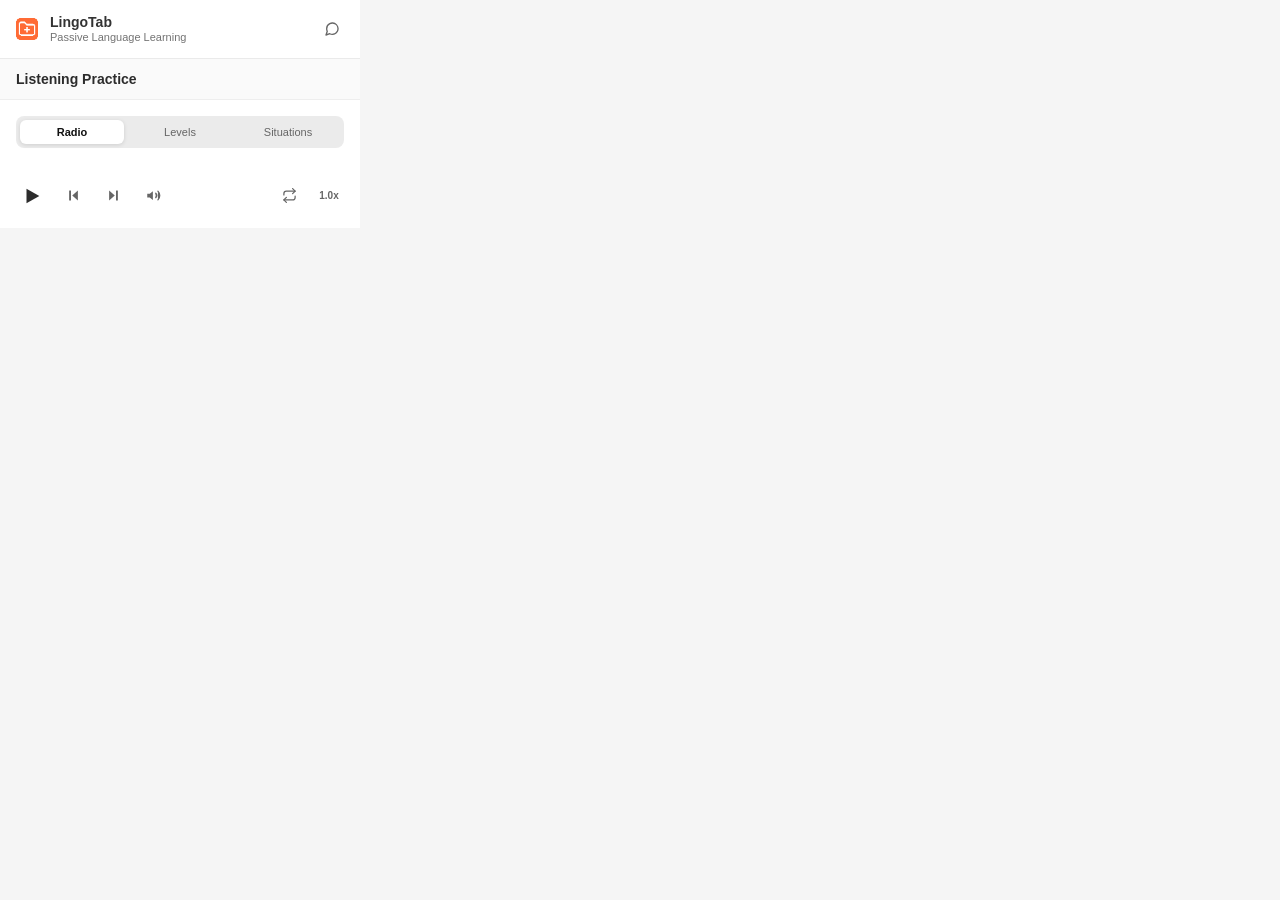
<file: popup.html>
<!DOCTYPE html>
<html lang="en">

<head>
  <meta charset="UTF-8">
  <meta name="viewport" content="width=device-width, initial-scale=1.0">
  <title>Listening Practice</title>
  <link rel="stylesheet" href="styles.css">
  <style>
    *, *::before, *::after {
      box-sizing: border-box;
    }

    html, body.popup-body {
      width: 360px;
      min-width: 360px;
      max-width: 360px;
      margin: 0;
      padding: 0;
      background: #f5f5f5;
      font-family: -apple-system, BlinkMacSystemFont, "Segoe UI", Roboto, Helvetica, Arial, sans-serif;
      overflow-x: hidden;
    }

    html.dark-mode, body.popup-body.dark-mode {
      background: #1a1a1a;
    }

    body.popup-body {
      display: flex;
      flex-direction: column;
      align-items: stretch;
      justify-content: flex-start;
      height: auto;
    }

    .radio-popover-static {
      /* Override popover styles for popup context */
      position: static !important;
      display: block !important;
      width: 100% !important;
      max-width: 100% !important;
      box-shadow: none !important;
      border: none !important;
      border-radius: 0 !important;
    }

    .radio-popover-static .radio-header {
      border-radius: 0;
    }

    .popup-brand-header {
      display: flex;
      align-items: center;
      padding: 14px 16px;
      background: #ffffff;
      border-bottom: 1px solid #eaeaea;
      gap: 12px;
      width: 100%;
    }

    body.popup-body.dark-mode .popup-brand-header {
      background: #242424;
      border-bottom: 1px solid #333;
    }

    .popup-brand-icon {
      width: 22px;
      height: 22px;
      border-radius: 4px;
    }

    .popup-brand-text {
      display: flex;
      flex-direction: column;
      flex: 1;
    }

    .popup-brand-title {
      font-weight: 600;
      font-size: 14px;
      line-height: 1.2;
      color: #333;
    }

    body.popup-body.dark-mode .popup-brand-title {
      color: #f3f4f6;
    }

    .popup-brand-subtitle {
      font-size: 11px;
      font-weight: 400;
      color: #737373;
      line-height: 1.2;
    }

    body.popup-body.dark-mode .popup-brand-subtitle {
      color: #9ca3af;
    }

    .popup-feedback-btn {
      display: flex;
      align-items: center;
      justify-content: center;
      color: #666;
      text-decoration: none;
      padding: 4px;
      border-radius: 4px;
      transition: color 0.2s, background-color 0.2s;
    }

    .popup-feedback-btn:hover {
      color: #111;
      background-color: rgba(0, 0, 0, 0.05);
    }

    body.popup-body.dark-mode .popup-feedback-btn {
      color: #aaa;
    }

    body.popup-body.dark-mode .popup-feedback-btn:hover {
      color: #fff;
      background-color: rgba(255, 255, 255, 0.1);
    }
  </style>
</head>

<body class="popup-body">
  <div class="popup-brand-header">
    <img src="icons/icon32.png" alt="Logo" class="popup-brand-icon">
    <div class="popup-brand-text">
      <span class="popup-brand-title">LingoTab</span>
      <span class="popup-brand-subtitle">Passive Language Learning</span>
    </div>
    <a href="https://github.com/yassin-mokni/lingotab/issues/new" target="_blank"
      class="popup-feedback-btn" title="Share ideas or report a bug">
      <svg width="16" height="16" viewBox="0 0 24 24" fill="none" stroke="currentColor" stroke-width="2"
        stroke-linecap="round" stroke-linejoin="round">
        <path
          d="M21 11.5a8.38 8.38 0 0 1-.9 3.8 8.5 8.5 0 0 1-7.6 4.7 8.38 8.38 0 0 1-3.8-.9L3 21l1.9-5.7a8.38 8.38 0 0 1-.9-3.8 8.5 8.5 0 0 1 4.7-7.6 8.38 8.38 0 0 1 3.8-.9h.5a8.48 8.48 0 0 1 8 8v.5z">
        </path>
      </svg>
    </a>
  </div>

  <!-- We reuse the radio-popover classes to inherit styles from styles.css -->
  <div class="radio-popover radio-popover-static" id="radioPopover">
    <div class="radio-header">
      <span class="radio-title">Listening Practice</span>
      <div class="radio-animation" id="radioAnimation">
        <div class="bar"></div>
        <div class="bar"></div>
        <div class="bar"></div>
        <div class="bar"></div>
      </div>
    </div>
    <div class="radio-content">
      <div class="audio-tabs" id="audioTabs">
        <button class="audio-tab active" data-tab="radio">Radio</button>
        <button class="audio-tab" data-tab="levels">Levels</button>
        <button class="audio-tab" data-tab="situations">Situations</button>
      </div>

      <div id="audioTrackList" class="audio-track-list">
        <div id="radioCategoryContainer"></div>
        <div class="audio-category hidden" data-category="levels">
          <div class="audio-category-title">Dialogues (A1-B2)</div>
          <button class="audio-track-btn" data-station="dialogue_level_0">A1.1 - Simple German Conversation</button>
          <button class="audio-track-btn" data-station="dialogue_level_1">A1.2 - Reading & Listening Exercise</button>
          <button class="audio-track-btn" data-station="dialogue_level_2">A1 - Easy German Dialogue</button>
          <button class="audio-track-btn" data-station="dialogue_level_3">A1-A2 - Slow German Podcast</button>
          <button class="audio-track-btn" data-station="dialogue_level_4">A2.1 - Basic Conversation Practice</button>
          <button class="audio-track-btn" data-station="dialogue_level_5">A2.2 - Dialogue for Learning German</button>
          <button class="audio-track-btn" data-station="dialogue_level_6">A2 - Conversation with Native
            Speakers</button>
          <button class="audio-track-btn" data-station="dialogue_level_7">B1-B2 - Conversation with Native
            Speakers</button>
        </div>
        <div class="audio-category hidden" data-category="situations">
          <div class="audio-category-title">Everyday Situations</div>
          <button class="audio-track-btn" data-station="dialogue_sit_0">Hotels (Reservation & Check-in)</button>
          <button class="audio-track-btn" data-station="dialogue_sit_1">Renting an Apartment</button>
          <button class="audio-track-btn" data-station="dialogue_sit_2">Doctor's Visit</button>
          <button class="audio-track-btn" data-station="dialogue_sit_3">Restaurant (Ordering & Payment)</button>
          <button class="audio-track-btn" data-station="dialogue_sit_4">Telephone (Customer Support)</button>
          <button class="audio-track-btn" data-station="dialogue_sit_5">Job Interview</button>
          <button class="audio-track-btn" data-station="dialogue_sit_6">Supermarket Checkout</button>
          <button class="audio-track-btn" data-station="dialogue_sit_7">Bank & Money</button>
          <button class="audio-track-btn" data-station="dialogue_sit_8">Train Travel & Directions</button>
        </div>
      </div>

      <div class="now-playing-container hidden" id="nowPlayingContainer">
        <div class="now-playing-header">
          <div class="now-playing-title" id="nowPlayingTitle">Not Playing</div>
          <a class="now-playing-link hidden" id="nowPlayingCredit" target="_blank" data-tooltip="Watch on YouTube">
            <svg width="13" height="13" viewBox="0 0 24 24" fill="currentColor">
              <path
                d="M23.498 6.163a3.003 3.003 0 0 0-2.11-2.108C19.53 3.5 12 3.5 12 3.5s-7.53 0-9.388.555A3.003 3.003 0 0 0 .502 6.163C0 8.024 0 12 0 12s0 3.976.502 5.837a3.003 3.003 0 0 0 2.11 2.108C4.47 20.5 12 20.5 12 20.5s7.53 0 9.388-.555a3.003 3.003 0 0 0 2.11-2.108C24 15.976 24 12 24 12s0-3.976-.502-5.837zM9.545 15.568V8.432L15.818 12l-6.273 3.568z" />
            </svg>
          </a>
        </div>
        <div class="progress-bar-container" id="progressContainer">
          <input type="range" class="progress-bar" id="progressBar" min="0" max="100" value="0">
        </div>
      </div>

      <div class="radio-controls">
        <div class="radio-playback-controls">
          <button class="radio-play-btn" id="radioPlayBtn">
            <svg class="play-icon" width="22" height="22" viewBox="0 0 24 24" fill="currentColor" stroke="none">
              <polygon points="6 4 20 12 6 20 6 4"></polygon>
            </svg>
            <svg class="pause-icon hidden" width="22" height="22" viewBox="0 0 24 24" fill="currentColor" stroke="none">
              <rect x="5" y="4" width="4" height="16" rx="1"></rect>
              <rect x="15" y="4" width="4" height="16" rx="1"></rect>
            </svg>
            <svg class="loading-spinner hidden" width="22" height="22" viewBox="0 0 24 24" fill="none"
              stroke="currentColor" stroke-width="2.5" stroke-linecap="round" stroke-linejoin="round">
              <path d="M21 12a9 9 0 1 1-6.219-8.56"></path>
            </svg>
          </button>
          <button class="radio-control-btn" id="radioPrevBtn" data-tooltip="Previous station">
            <svg width="15" height="15" viewBox="0 0 24 24" fill="currentColor" stroke="none">
              <polygon points="19 4 10 12 19 20 19 4"></polygon>
              <rect x="5" y="4" width="3" height="16" rx="0.5"></rect>
            </svg>
          </button>
          <button class="radio-control-btn" id="radioNextBtn" data-tooltip="Next station">
            <svg width="15" height="15" viewBox="0 0 24 24" fill="currentColor" stroke="none">
              <polygon points="5 4 14 12 5 20 5 4"></polygon>
              <rect x="16" y="4" width="3" height="16" rx="0.5"></rect>
            </svg>
          </button>
          <div class="volume-control-hover">
            <button class="radio-control-btn" id="volumeIconBtn">
              <svg width="15" height="15" viewBox="0 0 24 24" fill="currentColor" stroke="none">
                <polygon points="11 5 6 9 2 9 2 15 6 15 11 19 11 5"></polygon>
                <path d="M15.54 8.46a5 5 0 0 1 0 7.07" stroke="currentColor" stroke-width="2" stroke-linecap="round">
                </path>
                <path d="M19.07 4.93a10 10 0 0 1 0 14.14" stroke="currentColor" stroke-width="2" stroke-linecap="round">
                </path>
              </svg>
            </button>
            <div class="volume-slider-container">
              <input type="range" id="radioVolume" class="radio-volume" min="0" max="1" step="0.01" value="0.5">
            </div>
          </div>

          <div class="time-display-pill hidden" id="timeDisplayPill">
            <span id="currentTimeLabel">0:00</span>
            <span class="time-separator">/</span>
            <span id="durationLabel">0:00</span>
          </div>

          <div class="controls-spacer"></div>

          <button class="radio-control-btn" id="radioLoopBtn" data-tooltip="Repeat track">
            <svg width="15" height="15" viewBox="0 0 24 24" fill="none" stroke="currentColor" stroke-width="2"
              stroke-linecap="round" stroke-linejoin="round">
              <polyline points="17 1 21 5 17 9"></polyline>
              <path d="M3 11V9a4 4 0 0 1 4-4h14"></path>
              <polyline points="7 23 3 19 7 15"></polyline>
              <path d="M21 13v2a4 4 0 0 1-4 4H3"></path>
            </svg>
          </button>
          <div class="speed-control-hover">
            <button class="radio-control-btn speed-btn" id="radioSpeedBtn" data-tooltip="Playback speed">
              1.0x
            </button>
            <div class="speed-list-container">
              <button class="speed-option-btn" data-speed="0.5">0.5x</button>
              <button class="speed-option-btn" data-speed="0.75">0.75x</button>
              <button class="speed-option-btn" data-speed="1.0">1.0x</button>
              <button class="speed-option-btn" data-speed="1.25">1.25x</button>
              <button class="speed-option-btn" data-speed="1.5">1.5x</button>
            </div>
          </div>
        </div>
      </div>
    </div>
  </div>

  <script src="popup.js"></script>
</body>

</html>
</file>
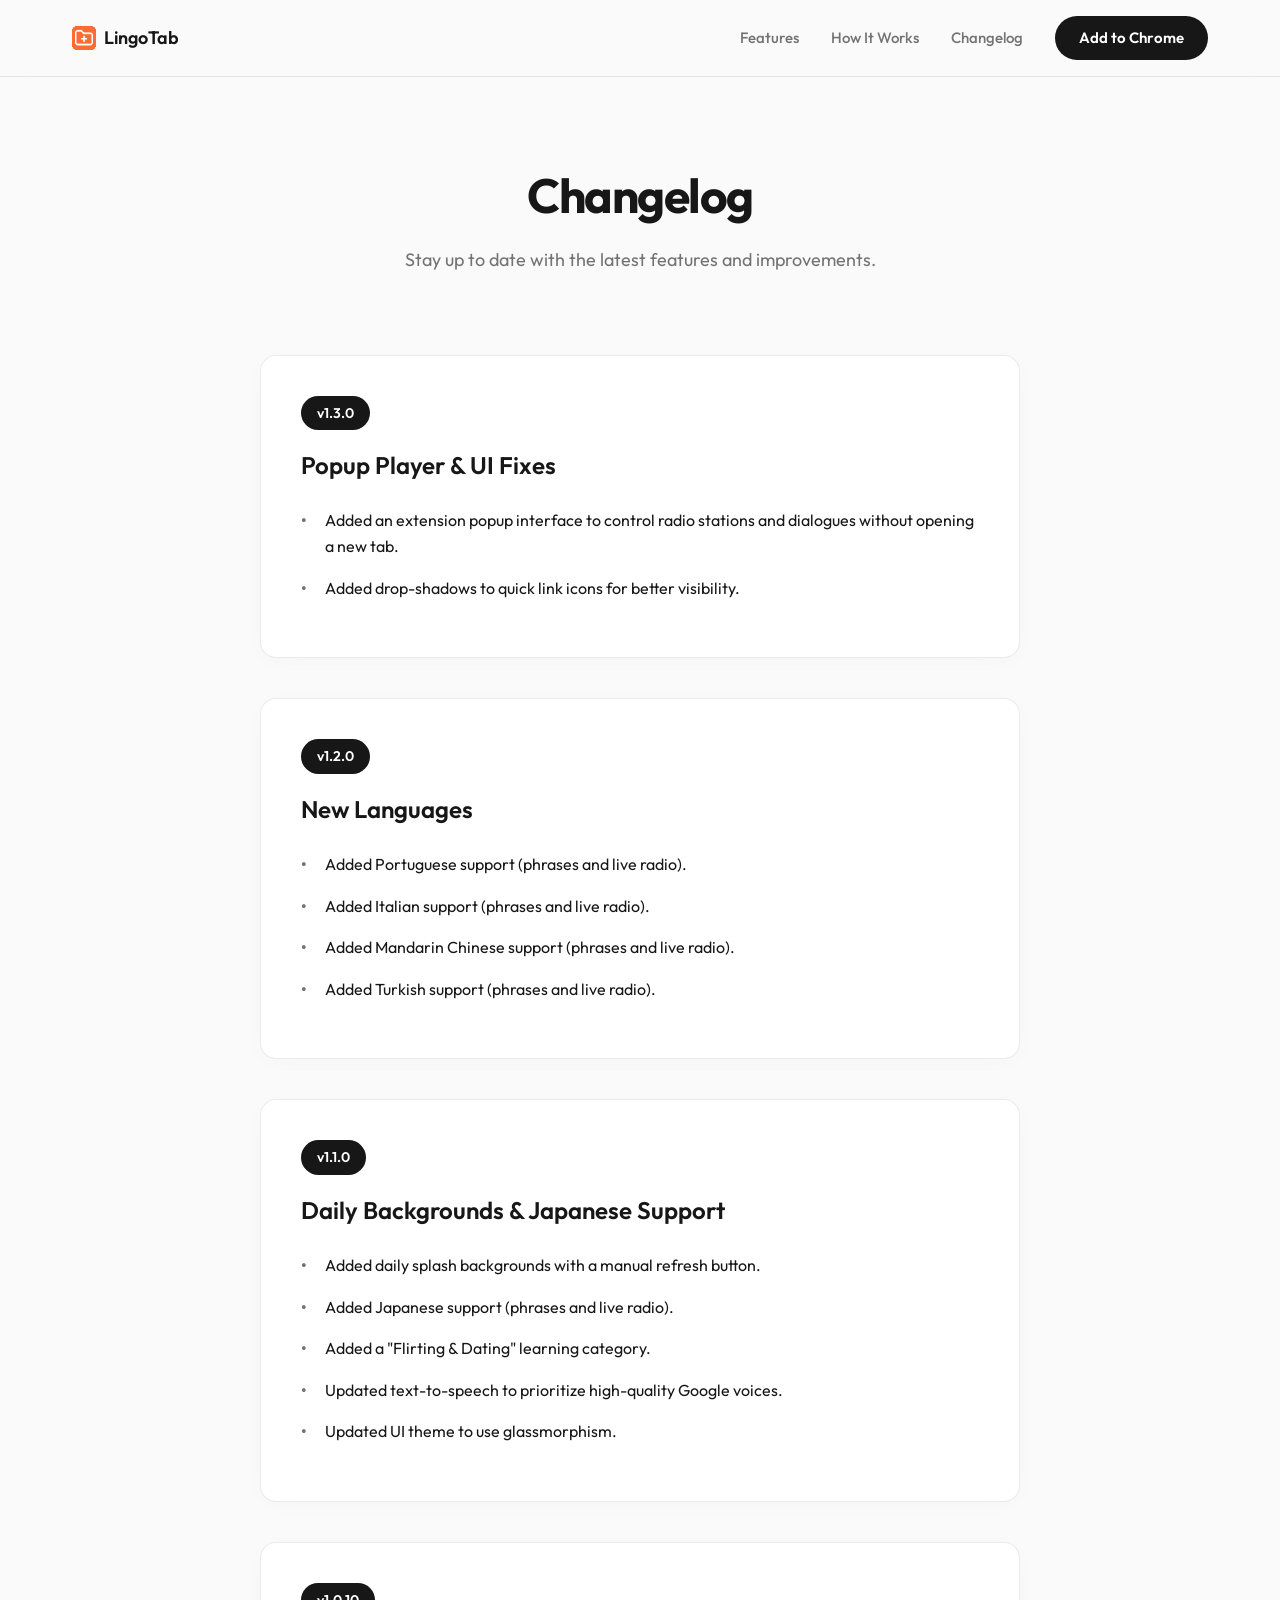
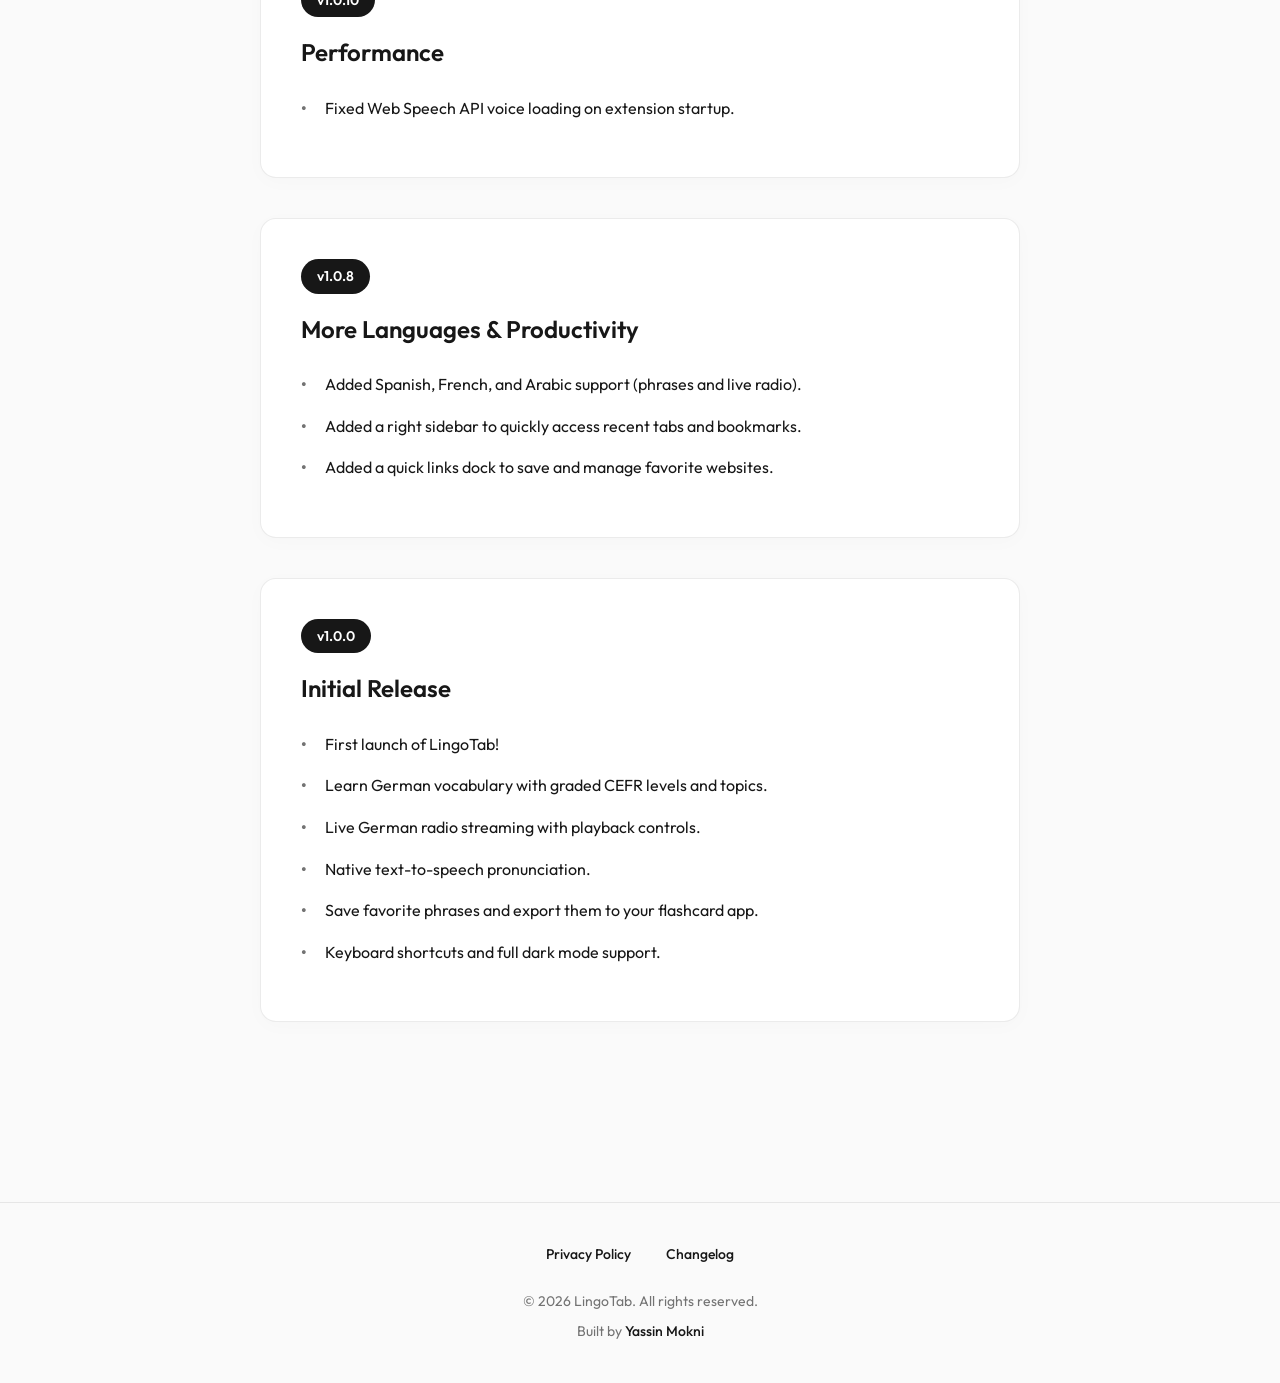
<file: docs/changelog.html>
<!DOCTYPE html>
<html lang="en">

<head>
  <meta charset="UTF-8">
  <meta name="viewport" content="width=device-width, initial-scale=1.0">
  <link rel="icon" type="image/png" href="favicon.png">
  <title>Changelog - LingoTab</title>
  <link rel="preconnect" href="https://fonts.googleapis.com">
  <link rel="preconnect" href="https://fonts.gstatic.com" crossorigin>
  <link href="https://fonts.googleapis.com/css2?family=Outfit:wght@300;400;500;600;700&display=swap" rel="stylesheet">
  <style>
    :root {
      --bg: #fafafa;
      --surface: #ffffff;
      --text-main: #171717;
      --text-muted: #737373;
      --border: rgba(0, 0, 0, 0.08);
      --accent: #171717;
      --accent-hover: #404040;
    }

    * {
      margin: 0;
      padding: 0;
      box-sizing: border-box;
    }

    body {
      font-family: 'Outfit', -apple-system, BlinkMacSystemFont, sans-serif;
      line-height: 1.6;
      color: var(--text-main);
      background: var(--bg);
      -webkit-font-smoothing: antialiased;
      -moz-osx-font-smoothing: grayscale;
    }

    /* Header matching index.html */
    header.main-header {
      background: rgba(250, 250, 250, 0.8);
      backdrop-filter: blur(12px);
      -webkit-backdrop-filter: blur(12px);
      border-bottom: 1px solid var(--border);
      padding: 16px 0;
      position: sticky;
      top: 0;
      z-index: 100;
    }

    header.main-header .container {
      max-width: 1200px;
      margin: 0 auto;
      padding: 0 32px;
      display: flex;
      justify-content: space-between;
      align-items: center;
    }

    .logo {
      font-size: 18px;
      font-weight: 600;
      color: var(--text-main);
      text-decoration: none;
      display: flex;
      align-items: center;
      gap: 8px;
    }

    nav {
      display: flex;
      align-items: center;
      gap: 32px;
    }

    nav a {
      color: var(--text-muted);
      text-decoration: none;
      font-size: 15px;
      font-weight: 500;
      transition: color 0.2s;
    }

    nav a:hover {
      color: var(--text-main);
    }

    nav .cta-button {
      background: var(--accent);
      color: #fff;
      padding: 10px 24px;
      border-radius: 99px;
      font-weight: 600;
    }

    nav .cta-button:hover {
      background: var(--accent-hover);
      color: #fff;
    }

    .content-container {
      max-width: 800px;
      margin: 0 auto;
      padding: 80px 20px;
    }

    .page-header {
      text-align: center;
      margin-bottom: 80px;
    }

    h1 {
      font-size: 48px;
      font-weight: 700;
      margin-bottom: 12px;
      letter-spacing: -0.03em;
    }

    .subtitle {
      font-size: 18px;
      color: var(--text-muted);
    }

    /* Timeline styling */
    .changelog-entry {
      background: var(--surface);
      border: 1px solid var(--border);
      border-radius: 16px;
      padding: 40px;
      margin-bottom: 40px;
      box-shadow: 0 4px 20px rgba(0, 0, 0, 0.02);
      position: relative;
    }

    .version-badge {
      display: inline-block;
      background: var(--accent);
      color: #fff;
      padding: 6px 16px;
      border-radius: 99px;
      font-weight: 600;
      font-size: 14px;
      margin-bottom: 16px;
    }
    
    .release-date {
      color: var(--text-muted);
      font-size: 14px;
      font-weight: 500;
      margin-left: 12px;
    }

    .changelog-entry h2 {
      font-size: 24px;
      font-weight: 600;
      margin-bottom: 24px;
    }

    .changelog-list {
      list-style-type: none;
    }

    .changelog-list li {
      margin-bottom: 16px;
      padding-left: 24px;
      position: relative;
    }

    .changelog-list li::before {
      content: "•";
      position: absolute;
      left: 0;
      top: 0;
      color: var(--text-muted);
      font-size: 16px;
      font-weight: 700;
    }

    .changelog-list li strong {
      color: var(--text-main);
      font-weight: 600;
    }

    footer {
      text-align: center;
      margin-top: 60px;
      padding: 40px;
      border-top: 1px solid var(--border);
      color: var(--text-muted);
      font-size: 14px;
    }

    footer a {
      color: var(--text-main);
      text-decoration: none;
      font-weight: 500;
      margin: 0 16px;
    }

    footer a:hover {
      text-decoration: underline;
    }
  </style>
</head>

<body>
  <header class="main-header">
    <div class="container">
      <a href="index.html" class="logo">
        <img src="favicon.png" alt="LingoTab Logo" width="24" height="24"> LingoTab
      </a>
      <nav>
        <a href="index.html#features">Features</a>
        <a href="index.html#how-it-works">How It Works</a>
        <a href="changelog.html">Changelog</a>
        <a href="https://chromewebstore.google.com/detail/lcpngcpkmbdooibllkhggekgmcdgagln?utm_source=landing-page" class="cta-button">Add to Chrome</a>
      </nav>
    </div>
  </header>

  <div class="content-container">
    <div class="page-header">
      <h1>Changelog</h1>
      <p class="subtitle">Stay up to date with the latest features and improvements.</p>
    </div>

    <div class="changelog-timeline">

      <div class="changelog-entry">
        <div>
          <span class="version-badge">v1.3.0</span>
        </div>
        <h2>Popup Player & UI Fixes</h2>
        <ul class="changelog-list">
          <li>Added an extension popup interface to control radio stations and dialogues without opening a new tab.</li>
          <li>Added drop-shadows to quick link icons for better visibility.</li>
        </ul>
      </div>

      <div class="changelog-entry">
        <div>
          <span class="version-badge">v1.2.0</span>
        </div>
        <h2>New Languages</h2>
        <ul class="changelog-list">
          <li>Added Portuguese support (phrases and live radio).</li>
          <li>Added Italian support (phrases and live radio).</li>
          <li>Added Mandarin Chinese support (phrases and live radio).</li>
          <li>Added Turkish support (phrases and live radio).</li>
        </ul>
      </div>

      <div class="changelog-entry">
        <div>
          <span class="version-badge">v1.1.0</span>
        </div>
        <h2>Daily Backgrounds & Japanese Support</h2>
        <ul class="changelog-list">
          <li>Added daily splash backgrounds with a manual refresh button.</li>
          <li>Added Japanese support (phrases and live radio).</li>
          <li>Added a "Flirting & Dating" learning category.</li>
          <li>Updated text-to-speech to prioritize high-quality Google voices.</li>
          <li>Updated UI theme to use glassmorphism.</li>
        </ul>
      </div>

      <div class="changelog-entry">
        <div>
          <span class="version-badge">v1.0.10</span>
        </div>
        <h2>Performance</h2>
        <ul class="changelog-list">
          <li>Fixed Web Speech API voice loading on extension startup.</li>
        </ul>
      </div>

      <div class="changelog-entry">
        <div>
          <span class="version-badge">v1.0.8</span>
        </div>
        <h2>More Languages & Productivity</h2>
        <ul class="changelog-list">
          <li>Added Spanish, French, and Arabic support (phrases and live radio).</li>
          <li>Added a right sidebar to quickly access recent tabs and bookmarks.</li>
          <li>Added a quick links dock to save and manage favorite websites.</li>
        </ul>
      </div>

      <div class="changelog-entry">
        <div>
          <span class="version-badge">v1.0.0</span>
        </div>
        <h2>Initial Release</h2>
        <ul class="changelog-list">
          <li>First launch of LingoTab!</li>
          <li>Learn German vocabulary with graded CEFR levels and topics.</li>
          <li>Live German radio streaming with playback controls.</li>
          <li>Native text-to-speech pronunciation.</li>
          <li>Save favorite phrases and export them to your flashcard app.</li>
          <li>Keyboard shortcuts and full dark mode support.</li>
        </ul>
      </div>

    </div>
  </div>

  <footer>
    <div style="margin-bottom: 24px;">
      <a href="privacy.html">Privacy Policy</a>
      <a href="changelog.html">Changelog</a>
    </div>
    <p>&copy; 2026 LingoTab. All rights reserved.</p>
    <p style="margin-top: 8px;">Built by <a href="https://mokni.dev" target="_blank" style="margin: 0;">Yassin Mokni</a></p>
  </footer>
</body>

</html>
</file>
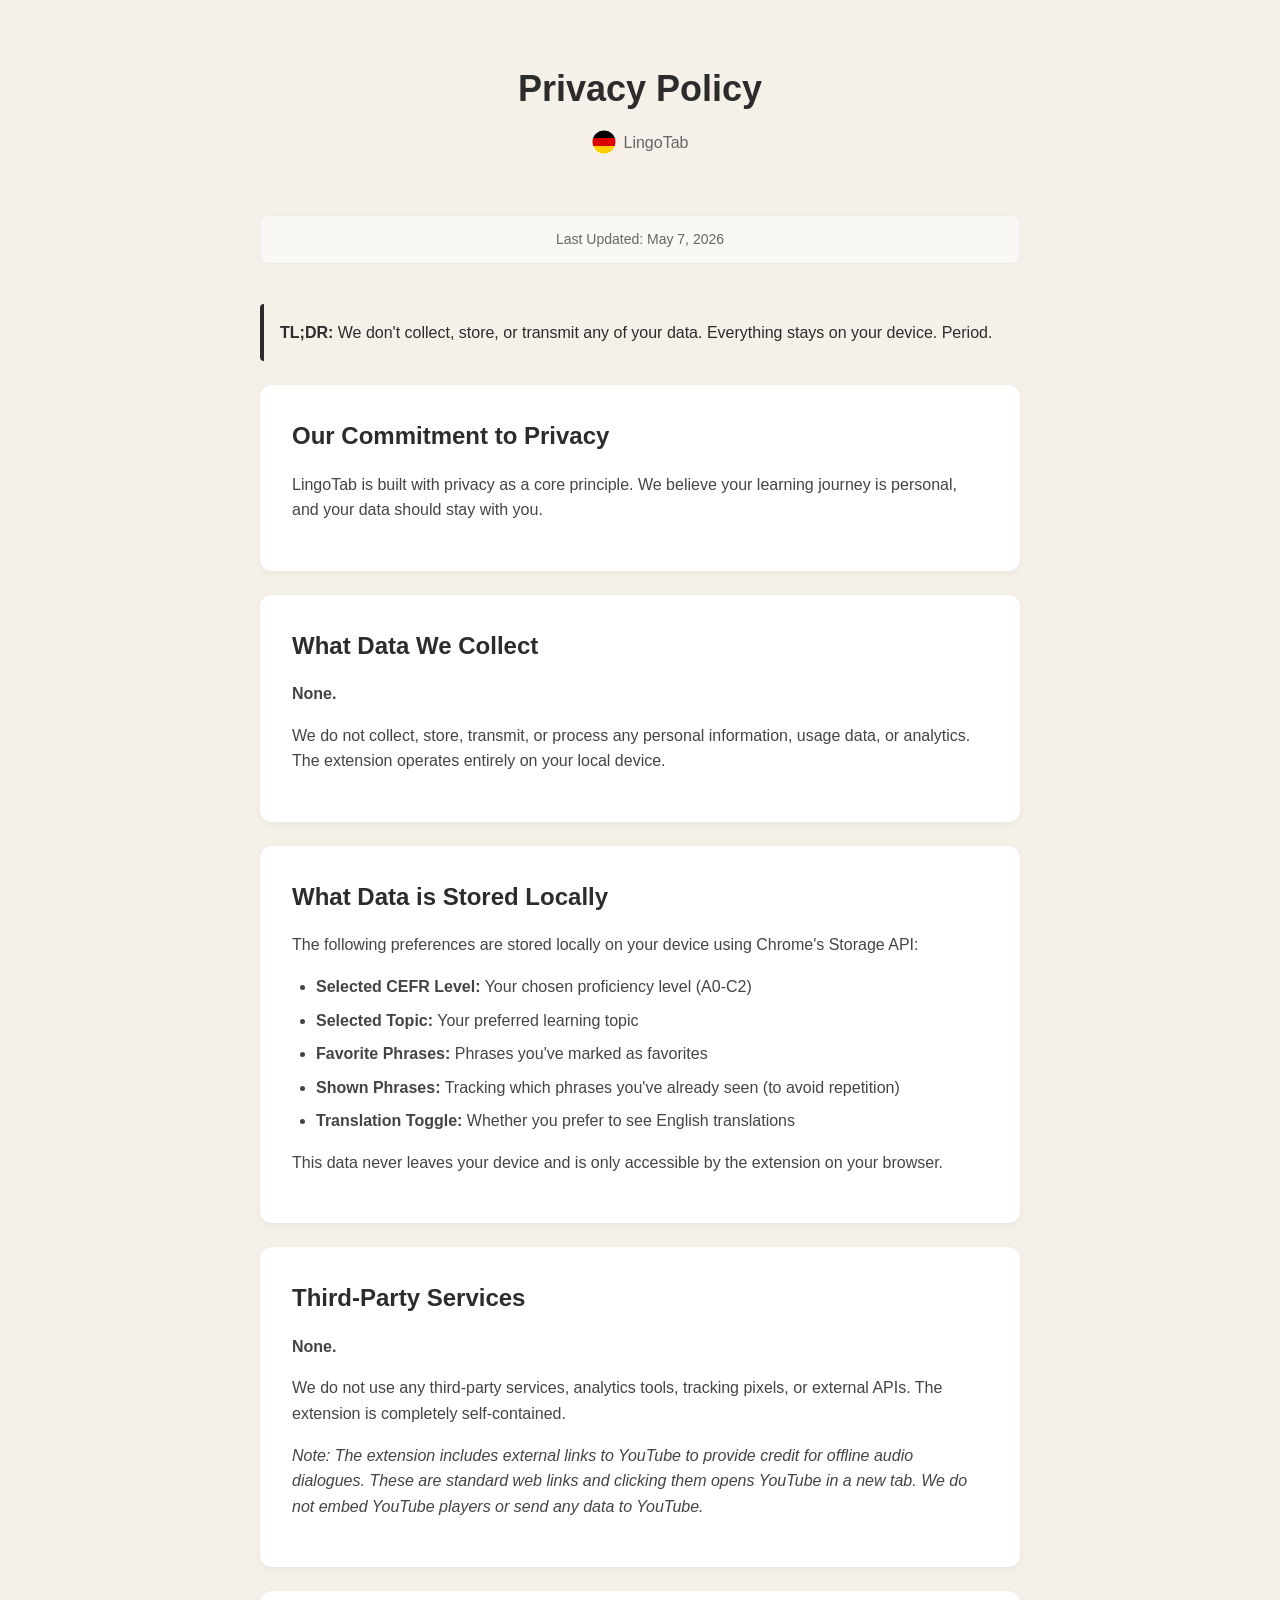
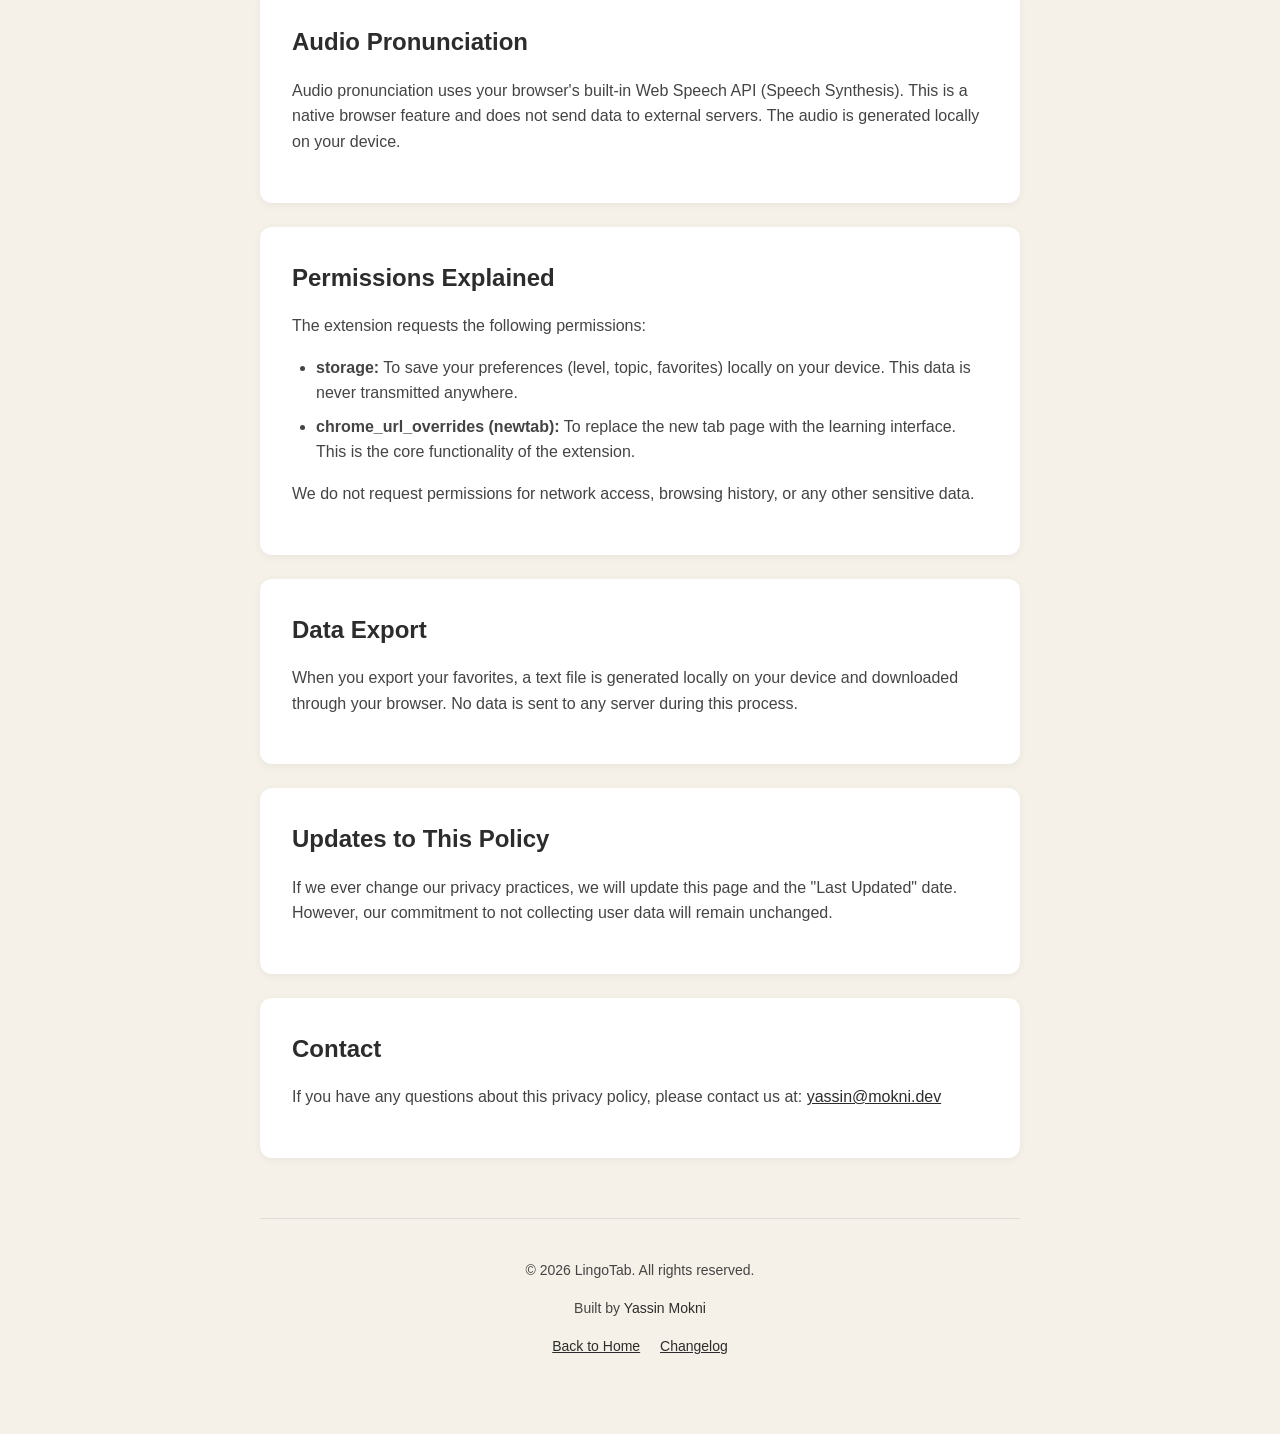
<file: docs/privacy.html>
<!DOCTYPE html>
<html lang="en">

<head>
  <meta charset="UTF-8">
  <meta name="viewport" content="width=device-width, initial-scale=1.0">
  <link rel="icon" type="image/png" href="favicon.png">
  <title>Privacy Policy - LingoTab</title>
  <style>
    * {
      margin: 0;
      padding: 0;
      box-sizing: border-box;
    }

    body {
      font-family: -apple-system, BlinkMacSystemFont, 'Segoe UI', Roboto, Oxygen, Ubuntu, Cantarell, sans-serif;
      line-height: 1.6;
      color: #2c2c2c;
      background: #f5f1e8;
    }

    .container {
      max-width: 800px;
      margin: 0 auto;
      padding: 60px 20px;
    }

    header {
      text-align: center;
      margin-bottom: 60px;
    }

    h1 {
      font-size: 36px;
      font-weight: 600;
      margin-bottom: 12px;
      color: #2c2c2c;
    }

    .subtitle {
      font-size: 16px;
      color: #666;
    }

    .last-updated {
      background: rgba(255, 255, 255, 0.5);
      border: 1px solid rgba(221, 221, 221, 0.5);
      border-radius: 8px;
      padding: 12px 20px;
      margin-bottom: 40px;
      text-align: center;
      font-size: 14px;
      color: #666;
    }

    section {
      background: #fff;
      border-radius: 12px;
      padding: 32px;
      margin-bottom: 24px;
      box-shadow: 0 2px 8px rgba(0, 0, 0, 0.05);
    }

    h2 {
      font-size: 24px;
      font-weight: 600;
      margin-bottom: 16px;
      color: #2c2c2c;
    }

    p {
      margin-bottom: 16px;
      color: #444;
    }

    ul {
      margin-left: 24px;
      margin-bottom: 16px;
    }

    li {
      margin-bottom: 8px;
      color: #444;
    }

    .highlight {
      background: #f5f1e8;
      border-left: 4px solid #2c2c2c;
      padding: 16px;
      margin: 24px 0;
      border-radius: 4px;
    }

    .highlight strong {
      color: #2c2c2c;
    }

    footer {
      text-align: center;
      margin-top: 60px;
      padding-top: 40px;
      border-top: 1px solid #ddd;
      color: #666;
      font-size: 14px;
    }

    a {
      color: #2c2c2c;
      text-decoration: underline;
    }

    a:hover {
      color: #000;
    }
  </style>
</head>

<body>
  <div class="container">
    <header>
      <h1>Privacy Policy</h1>
      <p class="subtitle" style="display: flex; justify-content: center; align-items: center; gap: 8px;">
        <svg width="24" height="24" viewBox="0 0 48 48">
          <circle cx="24" cy="24" r="24" fill="#fff" />
          <g clip-path="url(#circleClip)">
            <rect x="0" y="0" width="48" height="16" fill="#000" />
            <rect x="0" y="16" width="48" height="16" fill="#DD0000" />
            <rect x="0" y="32" width="48" height="16" fill="#FFCE00" />
          </g>
          <defs>
            <clipPath id="circleClip">
              <circle cx="24" cy="24" r="23" />
            </clipPath>
          </defs>
        </svg> LingoTab
      </p>
    </header>

    <div class="last-updated">
      Last Updated: May 7, 2026
    </div>

    <div class="highlight">
      <strong>TL;DR:</strong> We don't collect, store, or transmit any of your data. Everything stays on your device.
      Period.
    </div>

    <section>
      <h2>Our Commitment to Privacy</h2>
      <p>
        LingoTab is built with privacy as a core principle. We believe your learning journey is
        personal,
        and your data should stay with you.
      </p>
    </section>

    <section>
      <h2>What Data We Collect</h2>
      <p><strong>None.</strong></p>
      <p>
        We do not collect, store, transmit, or process any personal information, usage data, or analytics.
        The extension operates entirely on your local device.
      </p>
    </section>

    <section>
      <h2>What Data is Stored Locally</h2>
      <p>
        The following preferences are stored locally on your device using Chrome's Storage API:
      </p>
      <ul>
        <li><strong>Selected CEFR Level:</strong> Your chosen proficiency level (A0-C2)</li>
        <li><strong>Selected Topic:</strong> Your preferred learning topic</li>
        <li><strong>Favorite Phrases:</strong> Phrases you've marked as favorites</li>
        <li><strong>Shown Phrases:</strong> Tracking which phrases you've already seen (to avoid repetition)</li>
        <li><strong>Translation Toggle:</strong> Whether you prefer to see English translations</li>
      </ul>
      <p>
        This data never leaves your device and is only accessible by the extension on your browser.
      </p>
    </section>

    <section>
      <h2>Third-Party Services</h2>
      <p><strong>None.</strong></p>
      <p>
        We do not use any third-party services, analytics tools, tracking pixels, or external APIs.
        The extension is completely self-contained.
      </p>
      <p>
        <em>Note: The extension includes external links to YouTube to provide credit for offline audio dialogues. These
          are standard web links and clicking them opens YouTube in a new tab. We do not embed YouTube players or send
          any data to YouTube.</em>
      </p>
    </section>

    <section>
      <h2>Audio Pronunciation</h2>
      <p>
        Audio pronunciation uses your browser's built-in Web Speech API (Speech Synthesis).
        This is a native browser feature and does not send data to external servers.
        The audio is generated locally on your device.
      </p>
    </section>

    <section>
      <h2>Permissions Explained</h2>
      <p>The extension requests the following permissions:</p>
      <ul>
        <li>
          <strong>storage:</strong> To save your preferences (level, topic, favorites) locally on your device.
          This data is never transmitted anywhere.
        </li>
        <li>
          <strong>chrome_url_overrides (newtab):</strong> To replace the new tab page with the learning interface.
          This is the core functionality of the extension.
        </li>
      </ul>
      <p>
        We do not request permissions for network access, browsing history, or any other sensitive data.
      </p>
    </section>

    <section>
      <h2>Data Export</h2>
      <p>
        When you export your favorites, a text file is generated locally on your device and downloaded through your
        browser.
        No data is sent to any server during this process.
      </p>
    </section>

    <section>
      <h2>Updates to This Policy</h2>
      <p>
        If we ever change our privacy practices, we will update this page and the "Last Updated" date.
        However, our commitment to not collecting user data will remain unchanged.
      </p>
    </section>

    <section>
      <h2>Contact</h2>
      <p>
        If you have any questions about this privacy policy, please contact us at:
        <a href="mailto:yassin@mokni.dev">yassin@mokni.dev</a>
      </p>
    </section>

    <footer>
      <p>&copy; 2026 LingoTab. All rights reserved.</p>
      <p style="margin-top: 8px;">Built by <a href="https://mokni.dev" target="_blank" style="text-decoration: none;">Yassin Mokni</a></p>
      <p style="margin-top: 12px;">
        <a href="index.html" style="margin-right: 16px;">Back to Home</a>
        <a href="changelog.html">Changelog</a>
      </p>
    </footer>
  </div>
</body>

</html>
</file>
<file: styles.css>
:root {
  /* Design Tokens - Light Mode */
  --bg-primary: #f5f1e8;
  --text-primary: #2c2c2c;
  --text-secondary: #666666;
  --text-muted: #999999;
  
  --surface-glass: rgba(255, 255, 255, 0.8);
  --surface-glass-hover: rgba(255, 255, 255, 0.75);
  --surface-card: rgba(255, 255, 255, 0.85);
  --surface-modal: #ffffff;
  
  --border-glass: rgba(221, 221, 221, 0.5);
  --border-glass-hover: #bbbbbb;
  --border-subtle: #eeeeee;
  
  --accent-blue: #2563eb;
  --accent-blue-hover: #1d4ed8;
  --accent-blue-subtle: rgba(37, 99, 235, 0.08);
  --accent-amber: #ffd700;
}

body.dark-mode {
  /* Design Tokens - Dark Mode Overrides */
  --bg-primary: #1a1a1a;
  --text-primary: #e0e0e0;
  --text-secondary: #aaaaaa;
  --text-muted: #777777;
  
  --surface-glass: rgba(255, 255, 255, 0.1);
  --surface-glass-hover: rgba(255, 255, 255, 0.15);
  --surface-card: rgba(30, 30, 30, 0.88);
  --surface-modal: #2a2a2a;
  
  --border-glass: rgba(255, 255, 255, 0.2);
  --border-glass-hover: rgba(255, 255, 255, 0.3);
  --border-subtle: rgba(255, 255, 255, 0.08);
  
  --accent-blue: #3b82f6;
  --accent-blue-hover: #60a5fa;
  --accent-blue-subtle: rgba(59, 130, 246, 0.15);
  --accent-amber: #ffd700;
}

* {
  margin: 0;
  padding: 0;
  box-sizing: border-box;
}

body {
  font-family: -apple-system, BlinkMacSystemFont, 'Segoe UI', Roboto, Oxygen, Ubuntu, Cantarell, sans-serif;
  background-color: var(--bg-primary);
  color: var(--text-primary);
  height: 100vh;
  display: flex;
  align-items: center;
  justify-content: center;
}

/* Splash Background Layer */
.splash-bg {
  position: fixed;
  top: 0;
  left: 0;
  width: 100vw;
  height: 100vh;
  background-size: cover;
  background-position: center;
  z-index: -10;
  opacity: 0;
  transition: opacity 0.8s ease;
}

.splash-bg.active {
  opacity: 1;
}

/* Dynamic overlay to maintain UI contrast against the photo */
.splash-bg::after {
  content: '';
  position: absolute;
  top: 0;
  left: 0;
  width: 100%;
  height: 100%;
  background-color: rgba(255, 255, 255, 0.3); /* Slightly increased for better legibility on busy photos */
  transition: background-color 0.3s ease;
}

/* Glassmorphism for floating UI elements to stand out on photos */
.controls,
.support-btn,
.shortcuts-help,
.dark-mode-toggle,
.radio-trigger,
.settings-btn,
.refresh-bg-btn,
.feedback-btn,
.translation-toggle,
.quick-link-item,
.add-quick-link-btn {
  backdrop-filter: blur(8px);
  -webkit-backdrop-filter: blur(8px);
  box-shadow: 0 4px 16px rgba(0, 0, 0, 0.08);
}

body.dark-mode .controls,
body.dark-mode .support-btn,
body.dark-mode .shortcuts-help,
body.dark-mode .dark-mode-toggle,
body.dark-mode .radio-trigger,
body.dark-mode .settings-btn,
body.dark-mode .refresh-bg-btn,
body.dark-mode .feedback-btn,
body.dark-mode .translation-toggle,
body.dark-mode .quick-link-item,
body.dark-mode .add-quick-link-btn {
  box-shadow: 0 4px 16px rgba(0, 0, 0, 0.3);
}

body.dark-mode .splash-bg::after {
  background-color: rgba(0, 0, 0, 0.45); /* Reduced from 0.65 */
}

.container {
  width: 100%;
  height: 100vh;
  padding: 40px;
  display: flex;
  flex-direction: column;
}

/* Horizontal Stacked Flag Deck (Top Left) */
.language-stack {
  position: absolute;
  top: 40px;
  left: 40px;
  display: flex;
  flex-direction: row;
  align-items: center;
  z-index: 100;
  padding: 4px;
}

.flag-stack-btn {
  background: #ffffff;
  border: 2px solid #ffffff;
  border-radius: 50%;
  cursor: pointer;
  display: flex;
  align-items: center;
  justify-content: center;
  width: 40px;
  height: 40px;
  padding: 0;
  transition: transform 0.35s cubic-bezier(0.34, 1.56, 0.64, 1), margin 0.35s cubic-bezier(0.34, 1.56, 0.64, 1), opacity 0.25s ease, box-shadow 0.2s ease;
  box-shadow: 0 4px 12px rgba(0, 0, 0, 0.12);
  flex-shrink: 0;
  position: relative;
}

/* Collapsed State: Non-active flags tuck underneath the active flag horizontally */
.flag-stack-btn.active {
  order: -1; /* Place on the left */
  z-index: 10 !important;
  margin-left: 0 !important;
  border-color: var(--text-primary); /* Dark border for light mode */
  box-shadow: 0 6px 16px rgba(0, 0, 0, 0.18);
}

.flag-stack-btn:not(.active) {
  order: 1;
  margin-left: -26px; /* Overlap the previous item to the left */
  opacity: 0.8;
  transform: scale(0.92);
}

/* Force decreasing z-index so flags to the right tuck UNDER the flags to their left */
.flag-stack-btn:nth-child(1) { z-index: 9; }
.flag-stack-btn:nth-child(2) { z-index: 8; }
.flag-stack-btn:nth-child(3) { z-index: 7; }
.flag-stack-btn:nth-child(4) { z-index: 6; }
.flag-stack-btn:nth-child(5) { z-index: 5; }
.flag-stack-btn:nth-child(6) { z-index: 4; }
.flag-stack-btn:nth-child(7) { z-index: 3; }
.flag-stack-btn:nth-child(8) { z-index: 2; }
.flag-stack-btn:nth-child(9) { z-index: 1; }
.flag-stack-btn:nth-child(10) { z-index: 0; }

/* Expanded State: On hover (unless temporarily collapsed by click), flags fan out horizontally */
.language-stack:hover:not(.collapsed) .flag-stack-btn:not(.active) {
  margin-left: 10px;
  opacity: 1;
  transform: scale(1);
}

.language-stack:hover:not(.collapsed) .flag-stack-btn:hover {
  transform: scale(1.15) !important;
  z-index: 20 !important;
  box-shadow: 0 8px 20px rgba(0, 0, 0, 0.22);
}

body.dark-mode .flag-stack-btn {
  background: #2a2a2a;
  border-color: rgba(255, 255, 255, 0.2);
}

body.dark-mode .flag-stack-btn.active {
  border-color: #ffffff; /* White border in dark mode */
}

.top-controls {
  display: flex;
  justify-content: flex-end;
  align-items: center;
  margin-bottom: auto;
  width: 100%;
  gap: 12px;
}

.translation-toggle {
  background: rgba(255, 255, 255, 0.8);
  border: 1px solid rgba(221, 221, 221, 0.5);
  color: #7a7a7a;
  width: 44px;
  height: 44px;
  border-radius: 50%;
  cursor: pointer;
  transition: all 0.2s;
  display: flex;
  align-items: center;
  justify-content: center;
  padding: 0;
  flex-shrink: 0;
  position: relative;
}

.translation-toggle svg {
  transition: all 0.2s;
}

.translation-toggle:hover {
  color: #2c2c2c;
  border-color: #bbb;
  background: rgba(255, 255, 255, 0.7);
}

.translation-toggle.active {
  color: #2c2c2c;
  background: rgba(44, 44, 44, 0.08);
  border-color: rgba(44, 44, 44, 0.15);
}

/* Tooltip utility */
[data-tooltip] {
  position: relative;
}

[data-tooltip]::after {
  content: attr(data-tooltip);
  position: absolute;
  bottom: -35px;
  left: 50%;
  transform: translateX(-50%);
  background: rgba(44, 44, 44, 0.9);
  color: #fff;
  padding: 6px 12px;
  border-radius: 6px;
  font-size: 12px;
  white-space: nowrap;
  opacity: 0;
  pointer-events: none;
  transition: opacity 0.15s;
  z-index: 1000;
}

[data-tooltip]:hover::after {
  opacity: 1;
}

.support-btn[data-tooltip]::after,
.shortcuts-help[data-tooltip]::after,
.dark-mode-toggle[data-tooltip]::after,
.refresh-bg-btn[data-tooltip]::after,
.feedback-btn[data-tooltip]::after,
.radio-trigger[data-tooltip]::after {
  bottom: calc(100% + 8px);
  top: auto;
}

.settings-btn[data-tooltip]::after {
  left: 0;
  transform: none;
}

.shortcuts-help[data-tooltip]::after,
.feedback-btn[data-tooltip]::after,
.support-btn[data-tooltip]::after {
  right: 0;
  left: auto;
  transform: none;
}

.topic-selector {
  display: flex;
  align-items: center;
  background: rgba(255, 255, 255, 0.8);
  padding: 8px 12px;
  border-radius: 24px;
  border: 1px solid rgba(221, 221, 221, 0.5);
}

.topic-dropdown {
  background: transparent;
  border: 1px solid transparent;
  color: #7a7a7a;
  font-size: 14px;
  padding: 6px 28px 6px 14px;
  border-radius: 20px;
  cursor: pointer;
  outline: none;
  transition: all 0.2s;
  appearance: none;
  font-weight: 400;
  background-image: url("data:image/svg+xml,%3Csvg width='10' height='6' viewBox='0 0 10 6' fill='none' xmlns='http://www.w3.org/2000/svg'%3E%3Cpath d='M1 1L5 5L9 1' stroke='%237a7a7a' stroke-width='1.5' stroke-linecap='round' stroke-linejoin='round'/%3E%3C/svg%3E");
  background-repeat: no-repeat;
  background-position: right 10px center;
}

.topic-dropdown:hover {
  color: #2c2c2c;
  border-color: #ddd;
  background-image: url("data:image/svg+xml,%3Csvg width='10' height='6' viewBox='0 0 10 6' fill='none' xmlns='http://www.w3.org/2000/svg'%3E%3Cpath d='M1 1L5 5L9 1' stroke='%23666' stroke-width='1.5' stroke-linecap='round' stroke-linejoin='round'/%3E%3C/svg%3E");
}

.topic-dropdown:focus {
  color: #2c2c2c;
  border-color: rgba(44, 44, 44, 0.15);
}

.level-selector {
  display: flex;
  justify-content: flex-end;
  gap: 8px;
  background: rgba(255, 255, 255, 0.8);
  padding: 8px 12px;
  border-radius: 24px;
  align-self: flex-end;
  border: 1px solid rgba(221, 221, 221, 0.5);
}

.level-btn {
  background: transparent;
  border: 1px solid transparent;
  color: #7a7a7a;
  font-size: 14px;
  cursor: pointer;
  padding: 6px 14px;
  border-radius: 20px;
  transition: all 0.2s;
  font-weight: 400;
}

.level-btn:hover {
  color: #2c2c2c;
  border-color: #ddd;
}

.level-btn.active {
  color: #2c2c2c;
  background: rgba(44, 44, 44, 0.08);
  border-color: rgba(44, 44, 44, 0.15);
  font-weight: 500;
}

.phrase-container {
  text-align: center;
  margin: auto;
  padding: 0 40px;
}

.phrase-with-audio {
  display: flex;
  align-items: center;
  justify-content: center;
  gap: 16px;
  margin-bottom: 24px;
}

.german-phrase {
  font-size: 48px;
  font-weight: 400;
  color: #222;
  line-height: 1.4;
  text-shadow: 0 1px 8px rgba(255, 255, 255, 0.6);
}

.audio-btn {
  background: transparent;
  border: 1px solid #ddd;
  color: #666;
  font-size: 24px;
  width: 44px;
  height: 44px;
  border-radius: 50%;
  cursor: pointer;
  transition: all 0.2s;
  display: flex;
  align-items: center;
  justify-content: center;
  flex-shrink: 0;
  padding: 0;
}

.audio-btn svg {
  transition: all 0.2s;
}

.audio-btn:hover {
  background: rgba(44, 44, 44, 0.05);
  border-color: #bbb;
  color: #2c2c2c;
  transform: scale(1.05);
}

.audio-btn:active {
  transform: scale(0.95);
}

.english-translation {
  font-size: 32px;
  color: #555;
  font-weight: 300;
  line-height: 1.4;
  text-shadow: 0 1px 8px rgba(255, 255, 255, 0.6);
  transition: opacity 0.2s;
}

.english-translation.hidden {
  display: none;
}

.controls {
  display: flex;
  justify-content: center;
  gap: 12px;
  margin-top: auto;
  background: rgba(255, 255, 255, 0.8);
  padding: 8px 12px;
  border-radius: 24px;
  width: fit-content;
  margin-left: auto;
  margin-right: auto;
  border: 1px solid rgba(221, 221, 221, 0.5);
}

.control-btn {
  background: transparent;
  color: #666;
  border: 1px solid #ddd;
  padding: 8px 16px;
  font-size: 20px;
  border-radius: 20px;
  cursor: pointer;
  transition: all 0.2s;
  min-width: 44px;
  display: flex;
  align-items: center;
  justify-content: center;
}

.control-btn:hover {
  background: rgba(44, 44, 44, 0.05);
  border-color: #bbb;
  color: #2c2c2c;
}

#favoriteBtn.favorited {
  color: #ffd700;
  border-color: #ffd700;
  background: rgba(255, 215, 0, 0.1);
}

#favoriteBtn.favorited svg {
  fill: currentColor;
}

.favorites-trigger {
  position: fixed;
  bottom: 40px;
  right: 40px;
  background: rgba(255, 255, 255, 0.8);
  border: 1px solid rgba(221, 221, 221, 0.5);
  color: #666;
  padding: 8px 14px;
  border-radius: 20px;
  cursor: pointer;
  font-size: 14px;
  transition: all 0.2s;
  font-weight: 400;
}

.favorites-trigger:hover {
  background: rgba(255, 255, 255, 0.7);
  border-color: #bbb;
  color: #2c2c2c;
}

.shortcuts-help {
  position: fixed;
  bottom: 40px;
  right: 84px;
  left: auto;
  background: rgba(255, 255, 255, 0.8);
  border: 1px solid rgba(221, 221, 221, 0.5);
  color: #666;
  width: 32px;
  height: 32px;
  border-radius: 50%;
  cursor: pointer;
  font-size: 16px;
  font-weight: 600;
  transition: all 0.2s;
  display: flex;
  align-items: center;
  justify-content: center;
}

.shortcuts-help:hover {
  background: rgba(255, 255, 255, 0.7);
  border-color: #bbb;
  color: #2c2c2c;
}

.dark-mode-toggle {
  position: fixed;
  bottom: 40px;
  left: 128px;
  background: rgba(255, 255, 255, 0.8);
  border: 1px solid rgba(221, 221, 221, 0.5);
  color: #666;
  width: 32px;
  height: 32px;
  border-radius: 50%;
  cursor: pointer;
  font-size: 16px;
  font-weight: 600;
  transition: all 0.2s;
  display: flex;
  align-items: center;
  justify-content: center;
}

.dark-mode-toggle:hover {
  background: rgba(255, 255, 255, 0.7);
  border-color: #bbb;
  color: #2c2c2c;
}

.dark-mode-toggle.active {
  color: #2c2c2c;
  background: rgba(44, 44, 44, 0.08);
  border-color: rgba(44, 44, 44, 0.15);
}

.radio-trigger {
  position: fixed;
  bottom: 40px;
  left: 84px;
  background: rgba(255, 255, 255, 0.8);
  border: 1px solid rgba(221, 221, 221, 0.5);
  color: #666;
  width: 32px;
  height: 32px;
  border-radius: 50%;
  cursor: pointer;
  transition: all 0.2s;
  display: flex;
  align-items: center;
  justify-content: center;
}

.radio-trigger:hover {
  background: rgba(255, 255, 255, 0.7);
  border-color: #bbb;
  color: #2c2c2c;
}

.radio-trigger.playing {
  color: #ef4444;
  border-color: rgba(239, 68, 68, 0.4);
  animation: pulse-radio 2s infinite;
}

body.dark-mode .radio-trigger.playing {
  color: #ef4444;
  border-color: rgba(239, 68, 68, 0.4);
}

@keyframes pulse-radio {
  0% { box-shadow: 0 0 0 0 rgba(239, 68, 68, 0.4); }
  70% { box-shadow: 0 0 0 8px rgba(239, 68, 68, 0); }
  100% { box-shadow: 0 0 0 0 rgba(239, 68, 68, 0); }
}

.support-btn {
  position: fixed;
  bottom: 40px;
  right: 40px;
  left: auto;
  background: rgba(255, 255, 255, 0.8);
  border: 1px solid rgba(221, 221, 221, 0.5);
  color: #666;
  width: 32px;
  height: 32px;
  border-radius: 50%;
  cursor: pointer;
  transition: all 0.2s;
  display: flex;
  align-items: center;
  justify-content: center;
}

.support-btn:hover {
  background: rgba(255, 255, 255, 0.7);
  border-color: #bbb;
  color: #8b5a2b;
}

.support-btn:hover svg {
  animation: support-tilt 0.3s ease infinite alternate;
}

@keyframes support-tilt {
  0% { transform: rotate(-8deg); }
  100% { transform: rotate(8deg); }
}

/* Dark mode styles */
body.dark-mode {
  background: #1a1a1a;
  color: #e0e0e0;
}

body.dark-mode .german-phrase {
  color: #fff;
  text-shadow: 0 1px 8px rgba(0, 0, 0, 0.8);
}

body.dark-mode .english-translation {
  color: #aaa;
  text-shadow: 0 1px 8px rgba(0, 0, 0, 0.8);
}

body.dark-mode .translation-toggle,
body.dark-mode .dark-mode-toggle,
body.dark-mode .shortcuts-help,
body.dark-mode .radio-trigger,
body.dark-mode .settings-btn,
body.dark-mode .support-btn,
body.dark-mode .refresh-bg-btn,
body.dark-mode .feedback-btn {
  background: rgba(255, 255, 255, 0.15);
  border-color: rgba(255, 255, 255, 0.25);
  color: #c0c0c0;
}

body.dark-mode .translation-toggle:hover,
body.dark-mode .dark-mode-toggle:hover,
body.dark-mode .shortcuts-help:hover,
body.dark-mode .radio-trigger:hover,
body.dark-mode .settings-btn:hover,
body.dark-mode .refresh-bg-btn:hover,
body.dark-mode .feedback-btn:hover {
  background: rgba(255, 255, 255, 0.15);
  border-color: rgba(255, 255, 255, 0.3);
  color: #e0e0e0;
}

body.dark-mode .support-btn:hover {
  background: rgba(255, 255, 255, 0.15);
  border-color: rgba(255, 255, 255, 0.3);
  color: #d2a679;
}

body.dark-mode .translation-toggle.active,
body.dark-mode .dark-mode-toggle.active {
  background: rgba(255, 255, 255, 0.2);
  border-color: rgba(255, 255, 255, 0.3);
  color: #e0e0e0;
}

body.dark-mode .topic-selector,
body.dark-mode .level-selector,
body.dark-mode .controls {
  background: rgba(255, 255, 255, 0.1);
  border-color: rgba(255, 255, 255, 0.2);
}

body.dark-mode .topic-dropdown,
body.dark-mode .level-btn,
body.dark-mode .control-btn {
  color: #c0c0c0;
  border-color: rgba(255, 255, 255, 0.25);
}

body.dark-mode .level-btn:hover,
body.dark-mode .control-btn:hover {
  color: #e0e0e0;
  border-color: rgba(255, 255, 255, 0.3);
  background: rgba(255, 255, 255, 0.05);
}

body.dark-mode .topic-dropdown {
  background-image: url("data:image/svg+xml,%3Csvg width='10' height='6' viewBox='0 0 10 6' fill='none' xmlns='http://www.w3.org/2000/svg'%3E%3Cpath d='M1 1L5 5L9 1' stroke='%23c0c0c0' stroke-width='1.5' stroke-linecap='round' stroke-linejoin='round'/%3E%3C/svg%3E");
}

body.dark-mode .topic-dropdown:hover {
  color: #e0e0e0;
  border-color: rgba(255, 255, 255, 0.3);
  background-color: rgba(255, 255, 255, 0.05);
  background-image: url("data:image/svg+xml,%3Csvg width='10' height='6' viewBox='0 0 10 6' fill='none' xmlns='http://www.w3.org/2000/svg'%3E%3Cpath d='M1 1L5 5L9 1' stroke='%23e0e0e0' stroke-width='1.5' stroke-linecap='round' stroke-linejoin='round'/%3E%3C/svg%3E");
}

body.dark-mode .level-btn.active {
  color: #e0e0e0;
  background: rgba(255, 255, 255, 0.15);
  border-color: rgba(255, 255, 255, 0.3);
}

body.dark-mode .audio-btn {
  background: transparent;
  border-color: rgba(255, 255, 255, 0.25);
  color: #c0c0c0;
}

body.dark-mode .audio-btn:hover {
  background: rgba(255, 255, 255, 0.05);
  border-color: rgba(255, 255, 255, 0.3);
  color: #e0e0e0;
}

body.dark-mode #favoriteBtn.favorited {
  color: #ffd700;
  border-color: #ffd700;
  background: rgba(255, 215, 0, 0.15);
}

body.dark-mode .favorites-trigger {
  background: rgba(255, 255, 255, 0.1);
  border-color: rgba(255, 255, 255, 0.2);
  color: #7a7a7a;
}

body.dark-mode .favorites-trigger:hover {
  background: rgba(255, 255, 255, 0.15);
  border-color: rgba(255, 255, 255, 0.3);
  color: #e0e0e0;
}

body.dark-mode .favorites-popover {
  background: #2a2a2a;
  border-color: rgba(255, 255, 255, 0.2);
}

body.dark-mode .favorites-header {
  border-bottom-color: rgba(255, 255, 255, 0.1);
}

body.dark-mode .favorites-title {
  color: #e0e0e0;
}

body.dark-mode .export-btn {
  background: transparent;
  border-color: rgba(255, 255, 255, 0.2);
  color: #7a7a7a;
}

body.dark-mode .export-btn:hover {
  background: rgba(255, 255, 255, 0.05);
  border-color: rgba(255, 255, 255, 0.3);
  color: #e0e0e0;
}

body.dark-mode .favorite-item {
  background: rgba(255, 255, 255, 0.05);
  color: #e0e0e0;
}

body.dark-mode .favorite-item:hover {
  background: rgba(255, 255, 255, 0.1);
}

body.dark-mode .shortcuts-modal {
  background: rgba(0, 0, 0, 0.7);
}

body.dark-mode .shortcuts-content {
  background: #2a2a2a;
}

body.dark-mode .shortcuts-content h3 {
  color: #e0e0e0;
}

body.dark-mode .shortcut-item kbd {
  background: rgba(255, 255, 255, 0.1);
  border-color: rgba(255, 255, 255, 0.2);
  color: #e0e0e0;
}

body.dark-mode .shortcut-item span {
  color: #7a7a7a;
}

.shortcuts-modal {
  position: fixed;
  top: 0;
  left: 0;
  right: 0;
  bottom: 0;
  background: rgba(0, 0, 0, 0.5);
  display: none;
  align-items: center;
  justify-content: center;
  z-index: 2000;
}

.shortcuts-modal.active {
  display: flex;
}

.shortcuts-content {
  background: #fff;
  border-radius: 12px;
  padding: 32px;
  max-width: 400px;
  box-shadow: 0 8px 32px rgba(0, 0, 0, 0.2);
}

.shortcuts-content h3 {
  margin: 0 0 24px 0;
  font-size: 20px;
  font-weight: 500;
  color: #2c2c2c;
}

.shortcut-list {
  display: flex;
  flex-direction: column;
  gap: 16px;
}

.shortcut-item {
  display: flex;
  align-items: center;
  gap: 16px;
}

.shortcut-item kbd {
  background: #f5f1e8;
  border: 1px solid #ddd;
  border-radius: 6px;
  padding: 6px 12px;
  font-family: monospace;
  font-size: 14px;
  font-weight: 600;
  color: #2c2c2c;
  min-width: 60px;
  text-align: center;
}

.shortcut-item span {
  color: #666;
  font-size: 14px;
}

.favorites-popover {
  position: fixed;
  bottom: 90px;
  right: 40px;
  background: #fff;
  border: 1px solid #ddd;
  border-radius: 12px;
  box-shadow: 0 4px 20px rgba(0, 0, 0, 0.1);
  min-width: 300px;
  max-width: 500px;
  max-height: 500px;
  overflow-y: auto;
  overflow-x: hidden;
  display: none;
  z-index: 1000;
}

.favorites-popover.active {
  display: block;
}

.favorites-header {
  display: flex;
  justify-content: space-between;
  align-items: center;
  padding: 16px 16px 12px 16px;
  border-bottom: 1px solid #eee;
}

.favorites-title {
  font-size: 14px;
  font-weight: 600;
  color: #2c2c2c;
}

.export-btn {
  background: transparent;
  border: 1px solid #ddd;
  color: #666;
  width: 28px;
  height: 28px;
  border-radius: 6px;
  cursor: pointer;
  transition: all 0.2s;
  display: flex;
  align-items: center;
  justify-content: center;
  padding: 0;
}

.export-btn:hover {
  background: rgba(44, 44, 44, 0.05);
  border-color: #bbb;
  color: #2c2c2c;
}

.favorites-content {
  padding: 16px;
}

.favorites-empty {
  color: #7a7a7a;
  text-align: center;
  padding: 20px;
  font-size: 14px;
}

.favorite-level-group {
  margin-bottom: 20px;
}

.favorite-level-group:last-child {
  margin-bottom: 0;
}

.favorite-level-title {
  font-size: 12px;
  font-weight: 600;
  color: #7a7a7a;
  margin-bottom: 8px;
  text-transform: uppercase;
  letter-spacing: 0.5px;
}

.favorite-item {
  padding: 10px 12px;
  margin-bottom: 6px;
  background: #f5f1e8;
  border-radius: 8px;
  cursor: pointer;
  transition: all 0.2s;
  font-size: 15px;
  color: #2c2c2c;
  word-wrap: break-word;
  overflow-wrap: break-word;
}

.favorite-item:hover {
  background: #ebe7de;
  transform: translateX(-2px);
}

.radio-popover {
  position: fixed;
  bottom: 90px;
  left: 172px;
  background: #fff;
  border: 1px solid #ddd;
  border-radius: 12px;
  box-shadow: 0 4px 20px rgba(0, 0, 0, 0.1);
  width: 340px;
  display: none;
  z-index: 1000;
}

.radio-popover.active {
  display: block;
}

body.dark-mode .radio-popover {
  background: #2a2a2a;
  border-color: rgba(255, 255, 255, 0.2);
}

.radio-header {
  display: flex;
  justify-content: space-between;
  align-items: center;
  padding: 12px 16px;
  border-bottom: 1px solid #eee;
  background: rgba(0,0,0,0.02);
  border-top-left-radius: 11px;
  border-top-right-radius: 11px;
}

body.dark-mode .radio-header {
  border-bottom-color: rgba(255, 255, 255, 0.1);
  background: rgba(255,255,255,0.02);
}

.radio-title {
  font-size: 14px;
  font-weight: 600;
  color: #2c2c2c;
}

body.dark-mode .radio-title {
  color: #e0e0e0;
}

.radio-animation {
  display: flex;
  align-items: flex-end;
  gap: 2px;
  height: 14px;
  opacity: 0;
  transition: opacity 0.2s;
}

.radio-animation.playing {
  opacity: 1;
}

.radio-animation .bar {
  width: 3px;
  background-color: #ef4444;
  border-radius: 2px;
  animation: equalize 1s infinite alternate;
}

.radio-animation .bar:nth-child(1) { height: 40%; animation-delay: -0.4s; }
.radio-animation .bar:nth-child(2) { height: 80%; animation-delay: -0.2s; }
.radio-animation .bar:nth-child(3) { height: 60%; animation-delay: -0.6s; }
.radio-animation .bar:nth-child(4) { height: 100%; animation-delay: 0s; }

@keyframes equalize {
  0% { height: 20%; }
  100% { height: 100%; }
}

.radio-content {
  padding: 16px;
  display: flex;
  flex-direction: column;
  gap: 16px;
}

/* Category Tabs */
.audio-tabs {
  display: flex;
  gap: 4px;
  background: rgba(0, 0, 0, 0.08); /* Darker track for light mode */
  padding: 4px; /* Slightly thicker padding */
  border-radius: 8px;
}

body.dark-mode .audio-tabs {
  background: rgba(0, 0, 0, 0.25); /* Dark track for dark mode */
}

.audio-tab {
  flex: 1;
  border: none;
  background: transparent;
  padding: 6px 12px;
  border-radius: 6px;
  font-size: 11px;
  font-weight: 500;
  color: #666;
  cursor: pointer;
  transition: all 0.2s;
  text-align: center;
}

body.dark-mode .audio-tab {
  color: #7a7a7a;
}

.audio-tab:hover {
  color: #2c2c2c;
}

body.dark-mode .audio-tab:hover {
  color: #e0e0e0;
}

.audio-tab.active {
  background: #fff;
  color: #111;
  font-weight: 600;
  box-shadow: 0 1px 4px rgba(0, 0, 0, 0.12); /* Stronger shadow */
}

body.dark-mode .audio-tab.active {
  background: rgba(255, 255, 255, 0.15); /* Much brighter active tab for dark mode */
  color: #fff;
  box-shadow: 0 1px 4px rgba(0, 0, 0, 0.3);
}

.audio-track-list {
  max-height: 250px;
  overflow-y: auto;
  display: flex;
  flex-direction: column;
  gap: 12px;
  padding-right: 4px;
}

.audio-track-list::-webkit-scrollbar {
  width: 4px;
}

.audio-track-list::-webkit-scrollbar-thumb {
  background: #ccc;
  border-radius: 4px;
}

body.dark-mode .audio-track-list::-webkit-scrollbar-thumb {
  background: #555;
}

.audio-category {
  display: flex;
  flex-direction: column;
  gap: 4px;
}

.audio-category-title {
  font-size: 11px;
  text-transform: uppercase;
  letter-spacing: 0.5px;
  color: #888;
  font-weight: 600;
  margin-top: 4px;
  margin-bottom: 2px;
}

.audio-track-btn {
  text-align: left;
  padding: 8px 12px;
  border-radius: 6px;
  border: 1px solid transparent;
  background: transparent;
  color: #2c2c2c;
  font-size: 13px;
  cursor: pointer;
  transition: all 0.2s;
  width: 100%;
}

.audio-track-btn:hover {
  background: rgba(0,0,0,0.05);
}

.audio-track-btn.active {
  background: rgba(0, 0, 0, 0.06);
  color: #111;
  border-color: rgba(0, 0, 0, 0.15);
  font-weight: 600;
}

body.dark-mode .audio-track-btn {
  color: #e0e0e0;
}

body.dark-mode .audio-track-btn:hover {
  background: rgba(255,255,255,0.05);
}

body.dark-mode .audio-track-btn.active {
  background: rgba(255, 255, 255, 0.12);
  color: #fff;
  border-color: rgba(255, 255, 255, 0.25);
  font-weight: 600;
}

.radio-controls {
  display: flex;
  flex-direction: column;
  gap: 12px;
}

.radio-playback-controls {
  display: flex;
  align-items: center;
  justify-content: flex-start;
  gap: 10px;
  width: 100%;
}

.controls-spacer {
  flex-grow: 1;
}

.radio-control-btn {
  background: transparent;
  border: none;
  color: #666;
  width: 30px;
  height: 30px;
  display: flex;
  align-items: center;
  justify-content: center;
  cursor: pointer;
  transition: all 0.2s;
  padding: 0;
}

body.dark-mode .radio-control-btn {
  background: transparent;
  color: #7a7a7a;
}

.radio-control-btn:hover {
  background: transparent;
  color: #2c2c2c;
  transform: scale(1.1);
}

body.dark-mode .radio-control-btn:hover {
  background: transparent;
  color: #fff;
}

.radio-control-btn:active {
  transform: scale(0.9);
}

.radio-control-btn.active {
  background: #ebe7de;
  color: #111;
  font-weight: bold;
  border-radius: 6px;
}

body.dark-mode .radio-control-btn.active {
  background: #444;
  color: #fff;
}

.speed-btn {
  font-size: 10px;
  font-weight: bold;
}

.volume-control-hover {
  display: flex;
  align-items: center;
  position: relative;
}

.volume-slider-container {
  position: absolute;
  bottom: 100%;
  left: 50%;
  transform: translateX(-50%);
  width: 32px;
  height: 0;
  opacity: 0;
  overflow: hidden;
  transition: height 0.2s ease-in-out, opacity 0.2s ease-in-out, bottom 0.2s ease-in-out;
  display: flex;
  flex-direction: column;
  align-items: center;
  justify-content: center;
  background: #f5f1e8;
  border: 1px solid #dfdacd;
  border-radius: 8px;
  box-shadow: 0 4px 12px rgba(0, 0, 0, 0.08);
  padding: 8px 0;
  z-index: 1001;
}

body.dark-mode .volume-slider-container {
  background: #333;
  border-color: rgba(255, 255, 255, 0.15);
  box-shadow: 0 4px 12px rgba(0, 0, 0, 0.35);
}

.volume-slider-container.show {
  height: 100px;
  opacity: 1;
  bottom: calc(100% + 8px);
}

.radio-volume {
  writing-mode: vertical-lr;
  direction: rtl;
  width: 8px;
  height: 80px;
  accent-color: #666;
  cursor: pointer;
  background: transparent;
  padding: 0;
  margin: 0;
}

body.dark-mode .radio-volume {
  accent-color: #aaa;
}

/* Speed Control Dropdown */
.speed-control-hover {
  display: flex;
  align-items: center;
  position: relative;
}

.speed-list-container {
  position: absolute;
  bottom: 100%;
  right: 0;
  width: 44px;
  height: 0;
  opacity: 0;
  overflow: hidden;
  transition: height 0.2s ease-in-out, opacity 0.2s ease-in-out, bottom 0.2s ease-in-out;
  display: flex;
  flex-direction: column;
  align-items: center;
  background: #f5f1e8;
  border: 1px solid #dfdacd;
  border-radius: 8px;
  box-shadow: 0 4px 12px rgba(0, 0, 0, 0.08);
  padding: 6px 0;
  z-index: 1001;
  gap: 2px;
}

body.dark-mode .speed-list-container {
  background: #333;
  border-color: rgba(255, 255, 255, 0.15);
  box-shadow: 0 4px 12px rgba(0, 0, 0, 0.35);
}

.speed-list-container.show {
  height: 125px;
  opacity: 1;
  bottom: calc(100% + 8px);
}

.speed-option-btn {
  background: transparent;
  border: none;
  color: #666;
  font-size: 10px;
  font-weight: bold;
  padding: 4px 0;
  width: 100%;
  text-align: center;
  cursor: pointer;
  transition: all 0.15s;
}

body.dark-mode .speed-option-btn {
  color: #7a7a7a;
}

.speed-option-btn:hover {
  background: rgba(0, 0, 0, 0.05);
  color: #2c2c2c;
}

body.dark-mode .speed-option-btn:hover {
  background: rgba(255, 255, 255, 0.05);
  color: #fff;
}

.speed-option-btn.active {
  color: #2c2c2c;
  background: rgba(0, 0, 0, 0.08);
}

body.dark-mode .speed-option-btn.active {
  color: #fff;
  background: rgba(255, 255, 255, 0.1);
}

.radio-play-btn {
  background: transparent;
  border: none;
  color: #2c2c2c;
  width: 32px;
  height: 32px;
  display: flex;
  align-items: center;
  justify-content: center;
  cursor: pointer;
  transition: all 0.2s;
  flex-shrink: 0;
  padding: 0;
}

.refresh-bg-btn {
  position: fixed;
  bottom: 40px;
  left: 172px; /* 44px right of dark mode toggle (128) */
  background: rgba(255, 255, 255, 0.8);
  border: 1px solid rgba(221, 221, 221, 0.5);
  color: #666;
  width: 32px;
  height: 32px;
  border-radius: 50%;
  cursor: pointer;
  transition: all 0.2s;
  display: flex;
  align-items: center;
  justify-content: center;
  z-index: 10;
}

.refresh-bg-btn:hover {
  background: rgba(255, 255, 255, 0.7);
  border-color: #bbb;
  color: #2c2c2c;
}

@keyframes spin-refresh {
  0% { transform: rotate(0deg); }
  100% { transform: rotate(360deg); }
}

.refresh-bg-btn.spin svg {
  animation: spin-refresh 0.5s ease-in-out;
}

.refresh-bg-btn.hidden {
  display: none !important;
}

.feedback-btn {
  position: fixed;
  bottom: 40px;
  right: 128px;
  left: auto;
  background: rgba(255, 255, 255, 0.8);
  border: 1px solid rgba(221, 221, 221, 0.5);
  color: #666;
  width: 32px;
  height: 32px;
  border-radius: 50%;
  cursor: pointer;
  transition: all 0.2s;
  display: flex;
  align-items: center;
  justify-content: center;
  z-index: 10;
}

.feedback-btn:hover {
  background: rgba(255, 255, 255, 0.7);
  border-color: #bbb;
  color: #2c2c2c;
}

/* Popup Feedback Button */
.popup-feedback-btn {
  margin-left: auto;
  color: #666;
  transition: color 0.2s;
  display: flex;
  align-items: center;
  justify-content: center;
}

.popup-feedback-btn:hover {
  color: #2c2c2c;
}

body.popup-body.dark-mode .popup-feedback-btn {
  color: #aaa;
}

body.popup-body.dark-mode .popup-feedback-btn:hover {
  color: #e0e0e0;
}

body.dark-mode .radio-play-btn {
  background: transparent;
  color: #e0e0e0;
}

.radio-play-btn:hover {
  color: #111;
  transform: scale(1.1);
}

body.dark-mode .radio-play-btn:hover {
  color: #fff;
}

.radio-play-btn:active {
  transform: scale(0.9);
}

@keyframes spin {
  100% {
    transform: rotate(360deg);
  }
}

.loading-spinner {
  animation: spin 1s linear infinite;
}

.radio-play-btn .loading-spinner.hidden {
  display: none;
}

/* Now Playing & Progress Bar */
.now-playing-container {
  border-top: 1px solid #eee;
  padding-top: 12px;
  display: flex;
  flex-direction: column;
  gap: 6px;
}

body.dark-mode .now-playing-container {
  border-top-color: rgba(255, 255, 255, 0.1);
}


body.dark-mode .now-playing-title {
  color: #bbb;
}

.now-playing-header {
  display: flex;
  align-items: center;
  justify-content: center;
  gap: 8px;
  margin-bottom: 4px;
}

.now-playing-title {
  font-size: 11px;
  font-weight: 600;
  color: #555;
  white-space: nowrap;
  overflow: hidden;
  text-overflow: ellipsis;
  max-width: 82%;
}

.now-playing-link {
  display: inline-flex;
  align-items: center;
  justify-content: center;
  color: #888;
  transition: all 0.2s ease;
  cursor: pointer;
  border-radius: 4px;
  padding: 2px;
}

.now-playing-link:hover {
  color: #ef4444; /* YouTube Red */
  background: rgba(239, 68, 68, 0.08);
}

body.dark-mode .now-playing-link {
  color: #aaa;
}

body.dark-mode .now-playing-link:hover {
  color: #ef4444;
  background: rgba(239, 68, 68, 0.15);
}

/* Position tooltip above the link badge */
.now-playing-link[data-tooltip]::after {
  bottom: calc(100% + 8px);
  top: auto;
}

.progress-bar-container {
  width: 100%;
  display: flex;
  align-items: center;
}

.progress-bar {
  width: 100%;
  height: 3px;
  border-radius: 1.5px;
  outline: none;
  cursor: pointer;
  accent-color: #666;
  background: #e2e2e2;
  -webkit-appearance: none;
  appearance: none;
  margin: 0;
  padding: 0;
}

body.dark-mode .progress-bar {
  accent-color: #aaa;
  background: #444;
}

.progress-bar::-webkit-slider-thumb {
  -webkit-appearance: none;
  appearance: none;
  width: 8px;
  height: 8px;
  border-radius: 50%;
  background: #666;
  transition: transform 0.1s;
}

body.dark-mode .progress-bar::-webkit-slider-thumb {
  background: #aaa;
}

.progress-bar:hover::-webkit-slider-thumb {
  transform: scale(1.4);
}

/* Time Display Pill */
.time-display-pill {
  background: transparent;
  padding: 0 4px;
  font-size: 11px;
  font-family: monospace;
  font-weight: 500;
  color: #666;
  display: flex;
  align-items: center;
  gap: 4px;
}

body.dark-mode .time-display-pill {
  background: transparent;
  color: #7a7a7a;
}

.time-separator {
  color: #888;
}

.radio-playback-controls [data-tooltip]::after {
  bottom: calc(100% + 8px);
  top: auto;
}

.hidden {
  display: none !important;
}

/* Quick Links Dock */
.quick-links-dock {
  position: fixed;
  left: 24px; /* 40px - 16px padding */
  top: 50%;
  transform: translateY(-50%);
  display: flex;
  flex-direction: column;
  gap: 16px;
  z-index: 100;
  max-height: calc(100vh - 200px); /* Prevents overlapping flag and support button */
  overflow-y: auto;
  scrollbar-width: none; /* Firefox */
  padding: 16px 150px 16px 16px; /* Left padding prevents shadow clipping, right padding for tooltips */
  margin-right: -150px; /* Offset the padding width */
  pointer-events: none; /* Let clicks pass through the padding area to the page behind */
}

.quick-links-dock::-webkit-scrollbar {
  display: none; /* Chrome/Safari/Edge */
}

.quick-link-item[data-tooltip]::after,
.add-quick-link-btn[data-tooltip]::after {
  bottom: auto;
  top: 50%;
  left: calc(100% + 12px);
  transform: translateY(-50%);
}

.quick-link-item, .add-quick-link-btn {
  width: 44px;
  height: 44px;
  border-radius: 50%;
  background: rgba(255, 255, 255, 0.8);
  border: 1px solid rgba(221, 221, 221, 0.5);
  display: flex;
  align-items: center;
  justify-content: center;
  cursor: pointer;
  transition: all 0.2s;
  text-decoration: none;
  color: #666;
  pointer-events: auto; /* Re-enable clicks specifically for the buttons */
}

.quick-link-item:hover, .add-quick-link-btn:hover {
  background: rgba(255, 255, 255, 0.8);
  border-color: #bbb;
  transform: translateY(-2px);
  box-shadow: 0 4px 12px rgba(0, 0, 0, 0.05);
}

.quick-link-icon {
  width: 24px;
  height: 24px;
  border-radius: 4px;
  filter: drop-shadow(0 1px 2px rgba(0, 0, 0, 0.25)); /* Fix for white favicons on light buttons */
}

body.dark-mode .quick-link-item,
body.dark-mode .add-quick-link-btn {
  background: rgba(255, 255, 255, 0.15);
  border-color: rgba(255, 255, 255, 0.25);
  color: #c0c0c0;
}

body.dark-mode .quick-link-item:hover,
body.dark-mode .add-quick-link-btn:hover {
  background: rgba(255, 255, 255, 0.2);
  border-color: rgba(255, 255, 255, 0.3);
  box-shadow: 0 4px 12px rgba(0, 0, 0, 0.2);
}

/* Quick Links Modal */
.quick-links-modal {
  position: fixed;
  top: 0;
  left: 0;
  right: 0;
  bottom: 0;
  background: rgba(0, 0, 0, 0.5);
  display: none;
  align-items: center;
  justify-content: center;
  z-index: 2000;
}

.quick-links-modal.active {
  display: flex;
}

.quick-links-content {
  background: #fff;
  border-radius: 12px;
  padding: 24px;
  width: 400px;
  max-width: 90%;
  box-shadow: 0 8px 32px rgba(0, 0, 0, 0.2);
}

.quick-links-header {
  display: flex;
  justify-content: space-between;
  align-items: center;
  margin-bottom: 20px;
}

.quick-links-header h3 {
  margin: 0;
  font-size: 18px;
  font-weight: 500;
  color: #2c2c2c;
}

.close-modal-btn {
  background: none;
  border: none;
  font-size: 24px;
  color: #7a7a7a;
  cursor: pointer;
  line-height: 1;
  transition: color 0.15s ease;
}

.close-modal-btn:hover {
  color: #2c2c2c;
}

body.dark-mode .close-modal-btn {
  color: #aaa;
}

body.dark-mode .close-modal-btn:hover {
  color: #ffffff;
}

.quick-links-list {
  display: flex;
  flex-direction: column;
  gap: 12px;
  margin-bottom: 24px;
  max-height: 250px;
  overflow-y: auto;
}

.quick-link-edit-item {
  display: flex;
  align-items: center;
  justify-content: space-between;
  padding: 8px 12px;
  background: #f5f1e8;
  border-radius: 8px;
}

.quick-link-edit-info {
  display: flex;
  align-items: center;
  gap: 12px;
  overflow: hidden;
}

.quick-link-edit-icon {
  width: 16px;
  height: 16px;
  filter: drop-shadow(0 1px 2px rgba(0, 0, 0, 0.25));
}

.quick-link-edit-name {
  font-size: 14px;
  color: #2c2c2c;
  font-weight: 500;
  white-space: nowrap;
  overflow: hidden;
  text-overflow: ellipsis;
}

.delete-link-btn {
  background: none;
  border: none;
  color: #ef4444;
  cursor: pointer;
  padding: 4px 8px;
  font-size: 12px;
  border-radius: 4px;
}

.delete-link-btn:hover {
  background: rgba(239, 68, 68, 0.1);
}

.quick-link-edit-actions {
  display: flex;
  gap: 4px;
}

.edit-link-btn, .save-link-btn, .cancel-link-btn {
  background: none;
  border: none;
  cursor: pointer;
  padding: 4px 8px;
  font-size: 12px;
  border-radius: 4px;
}

.edit-link-btn {
  color: #3b82f6;
}

.edit-link-btn:hover {
  background: rgba(59, 130, 246, 0.1);
}

.save-link-btn {
  color: #10b981;
}

.save-link-btn:hover {
  background: rgba(16, 185, 129, 0.1);
}

.cancel-link-btn {
  color: #6b7280;
}

.cancel-link-btn:hover {
  background: rgba(107, 114, 128, 0.1);
}

.quick-link-edit-form {
  display: flex;
  flex-direction: column;
  gap: 8px;
  width: 100%;
}

.quick-link-input-small {
  padding: 6px 8px;
  border: 1px solid #ddd;
  border-radius: 6px;
  font-size: 13px;
  outline: none;
  background: #fff;
  color: #2c2c2c;
  width: 100%;
}

.quick-links-add {
  display: flex;
  flex-direction: column;
  gap: 12px;
}

.quick-links-error {
  color: #ef4444;
  font-size: 13px;
  background: rgba(239, 68, 68, 0.1);
  padding: 8px 10px;
  border-radius: 6px;
  margin-bottom: 4px;
}

.quick-link-input {
  padding: 10px 12px;
  border: 1px solid #ddd;
  border-radius: 8px;
  font-size: 14px;
  outline: none;
  background: #fff;
  color: #2c2c2c;
}

.quick-link-input:focus {
  border-color: #7a7a7a;
}

.add-link-btn {
  background: #2c2c2c;
  color: #fff;
  border: none;
  padding: 10px;
  border-radius: 8px;
  font-size: 14px;
  cursor: pointer;
  font-weight: 500;
  transition: background 0.2s;
}

.add-link-btn:hover {
  background: #444;
}

body.dark-mode .quick-links-modal {
  background: rgba(0, 0, 0, 0.7);
}

body.dark-mode .quick-links-content {
  background: #2a2a2a;
}

body.dark-mode .quick-links-header h3 {
  color: #e0e0e0;
}

body.dark-mode .quick-link-edit-item {
  background: rgba(255, 255, 255, 0.05);
}

body.dark-mode .quick-link-edit-name {
  color: #e0e0e0;
}

body.dark-mode .quick-link-input,
body.dark-mode .quick-link-input-small {
  background: rgba(255, 255, 255, 0.05);
  border-color: rgba(255, 255, 255, 0.2);
  color: #e0e0e0;
}

body.dark-mode .quick-link-input:focus,
body.dark-mode .quick-link-input-small:focus {
  border-color: rgba(255, 255, 255, 0.4);
}

body.dark-mode .add-link-btn {
  background: #e0e0e0;
  color: #2c2c2c;
}

body.dark-mode .add-link-btn:hover {
  background: #fff;
}

/* Settings Button (Bottom Left) */
.settings-btn {
  position: fixed;
  bottom: 40px;
  left: 40px;
  background: rgba(255, 255, 255, 0.8);
  border: 1px solid rgba(221, 221, 221, 0.5);
  color: #666;
  width: 32px;
  height: 32px;
  border-radius: 50%;
  cursor: pointer;
  transition: all 0.2s;
  display: flex;
  align-items: center;
  justify-content: center;
  z-index: 10;
}

.settings-btn:hover {
  background: rgba(255, 255, 255, 0.7);
  border-color: #bbb;
  color: #2c2c2c;
}

/* Settings Modal */
.settings-modal {
  position: fixed;
  top: 0;
  left: 0;
  right: 0;
  bottom: 0;
  background: rgba(0, 0, 0, 0.4);
  backdrop-filter: blur(4px);
  -webkit-backdrop-filter: blur(4px);
  display: none;
  align-items: center;
  justify-content: center;
  z-index: 2000;
}

.settings-modal.active {
  display: flex;
}

.settings-content {
  background: #fff;
  border-radius: 16px;
  padding: 24px;
  width: 380px;
  box-shadow: 0 12px 32px rgba(0, 0, 0, 0.15);
}

.settings-header {
  display: flex;
  align-items: center;
  justify-content: space-between;
  margin-bottom: 20px;
  padding-bottom: 12px;
  border-bottom: 1px solid #eee;
}

.settings-header h3 {
  margin: 0;
  font-size: 18px;
  font-weight: 600;
  color: #2c2c2c;
}

.settings-group {
  display: flex;
  flex-direction: column;
  gap: 16px;
}

.setting-item {
  display: flex;
  align-items: center;
  justify-content: space-between;
  gap: 16px;
}

.setting-info {
  display: flex;
  flex-direction: column;
  gap: 2px;
}

.setting-title {
  font-size: 14px;
  font-weight: 500;
  color: #2c2c2c;
}

.setting-desc {
  font-size: 12px;
  color: #777;
}

/* Toggle Switch Component */
.toggle-switch {
  position: relative;
  display: inline-block;
  width: 44px;
  height: 24px;
  flex-shrink: 0;
}

.toggle-switch input {
  opacity: 0;
  width: 0;
  height: 0;
}

.toggle-switch .slider {
  position: absolute;
  cursor: pointer;
  top: 0;
  left: 0;
  right: 0;
  bottom: 0;
  background-color: #ccc;
  transition: .25s ease;
  border-radius: 24px;
}

.toggle-switch .slider:before {
  position: absolute;
  content: "";
  height: 18px;
  width: 18px;
  left: 3px;
  bottom: 3px;
  background-color: white;
  transition: .25s ease;
  border-radius: 50%;
  box-shadow: 0 1px 3px rgba(0, 0, 0, 0.2);
}

.toggle-switch input:checked + .slider {
  background-color: var(--accent-blue);
}

.toggle-switch input:checked + .slider:before {
  transform: translateX(20px);
}

body.dark-mode .settings-modal {
  background: rgba(0, 0, 0, 0.6);
}

body.dark-mode .settings-content {
  background: var(--surface-modal);
  border: 1px solid var(--border-glass);
  box-shadow: 0 12px 32px rgba(0, 0, 0, 0.4);
}

body.dark-mode .settings-header {
  border-bottom-color: var(--border-subtle);
}

body.dark-mode .settings-header h3,
body.dark-mode .setting-title {
  color: var(--text-primary);
}

body.dark-mode .setting-desc {
  color: var(--text-secondary);
}

body.dark-mode .toggle-switch .slider {
  background-color: #444;
}

body.dark-mode .toggle-switch input:checked + .slider {
  background-color: var(--accent-blue);
}

/* Right Edge Trigger Group & Buttons */
.right-trigger-group {
  position: fixed;
  right: 0;
  top: 50%;
  transform: translateY(-50%);
  display: flex;
  flex-direction: column;
  align-items: flex-end;
  gap: 10px;
  z-index: 99;
}

.right-trigger-group.hidden {
  display: none !important;
}

.edge-trigger-btn {
  background: var(--surface-card);
  backdrop-filter: blur(16px);
  -webkit-backdrop-filter: blur(16px);
  border: 1px solid var(--border-glass);
  border-right: none;
  border-radius: 20px 0 0 20px;
  padding: 8px 16px;
  font-size: 13px;
  font-weight: 500;
  color: var(--text-secondary);
  cursor: pointer;
  white-space: nowrap;
  box-shadow: -4px 4px 16px rgba(0, 0, 0, 0.08);
  transition: all 0.2s ease;
}

.edge-trigger-btn:hover {
  background: rgba(255, 255, 255, 0.95);
  color: var(--text-primary);
  box-shadow: -6px 6px 20px rgba(0, 0, 0, 0.12);
  transform: translateX(-4px);
}

.edge-trigger-btn.active {
  background: #ffffff;
  color: var(--accent-blue);
  border-color: var(--accent-blue);
  box-shadow: -4px 4px 16px var(--accent-blue-subtle);
  transform: translateX(-6px);
}

body.dark-mode .edge-trigger-btn {
  background: var(--surface-card);
  border-color: var(--border-glass);
  color: var(--text-secondary);
  box-shadow: -4px 4px 16px rgba(0, 0, 0, 0.3);
}

body.dark-mode .edge-trigger-btn:hover {
  background: rgba(55, 55, 55, 0.95);
  color: var(--text-primary);
}

body.dark-mode .edge-trigger-btn.active {
  background: var(--surface-modal);
  color: var(--accent-blue);
  border-color: var(--accent-blue);
}

/* Right Sidebar Card (Click Drawer) */
.right-sidebar-card {
  position: fixed;
  right: 16px;
  top: 50%;
  transform: translateY(-50%) translateX(calc(100% + 32px));
  width: 320px;
  max-height: 80vh;
  background: rgba(255, 255, 255, 0.85);
  backdrop-filter: blur(20px);
  -webkit-backdrop-filter: blur(20px);
  border: 1px solid rgba(221, 221, 221, 0.7);
  border-radius: 16px;
  box-shadow: -8px 16px 48px rgba(0, 0, 0, 0.15);
  display: flex;
  flex-direction: column;
  overflow: hidden;
  z-index: 100;
  opacity: 0;
  pointer-events: none;
  transition: transform 0.35s cubic-bezier(0.16, 1, 0.3, 1), opacity 0.25s ease;
}

.right-sidebar-card.open {
  transform: translateY(-50%) translateX(0);
  opacity: 1;
  pointer-events: auto;
}

.right-sidebar-card.hidden {
  display: none !important;
}

body.dark-mode .right-sidebar-card {
  background: rgba(30, 30, 30, 0.88);
  border-color: rgba(255, 255, 255, 0.12);
  box-shadow: -8px 16px 48px rgba(0, 0, 0, 0.5);
}

.sidebar-header {
  display: flex;
  align-items: center;
  justify-content: space-between;
  padding: 14px 16px;
  border-bottom: 1px solid rgba(0, 0, 0, 0.06);
}

body.dark-mode .sidebar-header {
  border-bottom-color: rgba(255, 255, 255, 0.08);
}

.sidebar-title {
  margin: 0;
  font-size: 14px;
  font-weight: 600;
  color: #2c2c2c;
}

body.dark-mode .sidebar-title {
  color: #e0e0e0;
}

.close-sidebar-btn {
  background: transparent;
  border: none;
  font-size: 20px;
  line-height: 1;
  color: #888;
  cursor: pointer;
  padding: 0 4px;
  transition: color 0.2s;
}

.close-sidebar-btn:hover {
  color: #111;
}

body.dark-mode .close-sidebar-btn {
  color: #aaa;
}

body.dark-mode .close-sidebar-btn:hover {
  color: #fff;
}

.sidebar-content {
  padding: 8px 10px;
  overflow-y: auto;
  max-height: calc(80vh - 60px);
  display: flex;
  flex-direction: column;
  gap: 4px;
}

.sidebar-item {
  display: flex;
  align-items: center;
  gap: 10px;
  padding: 8px 10px;
  border-radius: 10px;
  text-decoration: none;
  color: inherit;
  transition: background 0.15s ease;
}

.sidebar-item:hover {
  background: rgba(0, 0, 0, 0.05);
}

body.dark-mode .sidebar-item:hover {
  background: rgba(255, 255, 255, 0.08);
}

.sidebar-item-icon {
  width: 24px;
  height: 24px;
  border-radius: 6px;
  object-fit: contain;
  background: rgba(0, 0, 0, 0.04);
  padding: 2px;
  flex-shrink: 0;
}

body.dark-mode .sidebar-item-icon {
  background: rgba(255, 255, 255, 0.08);
}

.sidebar-item-details {
  display: flex;
  flex-direction: column;
  min-width: 0;
  flex: 1;
}

.sidebar-item-title {
  font-size: 13px;
  font-weight: 500;
  color: #2c2c2c;
  white-space: nowrap;
  overflow: hidden;
  text-overflow: ellipsis;
}

body.dark-mode .sidebar-item-title {
  color: #e0e0e0;
}

.sidebar-item-meta {
  font-size: 11px;
  color: #888;
  white-space: nowrap;
  overflow: hidden;
  text-overflow: ellipsis;
}

body.dark-mode .sidebar-item-meta {
  color: #7a7a7a;
}

.sidebar-empty-state {
  padding: 24px 16px;
  text-align: center;
  color: #888;
  font-size: 13px;
}

body.dark-mode .sidebar-empty-state {
  color: #aaa;
}

/* Sidebar Footer & See More Button */
.sidebar-footer {
  padding: 10px 14px 12px 14px;
  border-top: 1px solid rgba(0, 0, 0, 0.06);
  display: flex;
  align-items: center;
  justify-content: flex-start;
}

body.dark-mode .sidebar-footer {
  border-top-color: rgba(255, 255, 255, 0.08);
}

.see-more-btn {
  background: transparent;
  border: none;
  font-size: 13px;
  font-weight: 500;
  color: var(--accent-blue);
  cursor: pointer;
  padding: 4px 8px;
  border-radius: 6px;
  transition: all 0.15s ease;
}

.see-more-btn:hover {
  background: var(--accent-blue-subtle);
  text-decoration: underline;
}

body.dark-mode .see-more-btn {
  color: var(--accent-blue);
}

body.dark-mode .see-more-btn:hover {
  background: var(--accent-blue-subtle);
}

/* Sidebar Title Group & Export Button */
.sidebar-title-group {
  display: flex;
  align-items: center;
  gap: 8px;
}

.sidebar-title-group .export-btn {
  background: transparent;
  border: 1px solid var(--border-glass);
  color: var(--text-muted);
  width: 26px;
  height: 26px;
  border-radius: 6px;
  cursor: pointer;
  transition: all 0.2s;
  display: inline-flex;
  align-items: center;
  justify-content: center;
  padding: 0;
}

.sidebar-title-group .export-btn:hover {
  background: var(--surface-glass-hover);
  color: var(--text-primary);
  border-color: var(--border-glass-hover);
}

.sidebar-title-group .export-btn.hidden {
  display: none !important;
}

/* Favorite Items inside Sidebar Drawer */
.favorite-sidebar-item {
  display: flex;
  align-items: center;
  justify-content: space-between;
  gap: 10px;
  padding: 8px 10px;
  border-radius: 10px;
  background: rgba(0, 0, 0, 0.03);
  transition: background 0.15s ease;
}

.favorite-sidebar-item:hover {
  background: rgba(0, 0, 0, 0.06);
}

body.dark-mode .favorite-sidebar-item {
  background: rgba(255, 255, 255, 0.05);
}

body.dark-mode .favorite-sidebar-item:hover {
  background: rgba(255, 255, 255, 0.1);
}

.favorite-sidebar-text {
  display: flex;
  flex-direction: column;
  gap: 2px;
  cursor: pointer;
  min-width: 0;
  flex: 1;
}

.favorite-sidebar-german {
  font-size: 13px;
  font-weight: 600;
  color: var(--text-primary);
  white-space: nowrap;
  overflow: hidden;
  text-overflow: ellipsis;
}

.rtl-text {
  direction: rtl;
  text-align: right;
  font-family: 'Amiri', 'Cairo', system-ui, -apple-system, sans-serif;
  line-height: 1.5;
}

.favorite-sidebar-english {
  font-size: 11px;
  color: var(--text-secondary);
  white-space: nowrap;
  overflow: hidden;
  text-overflow: ellipsis;
}

.favorite-sidebar-actions {
  display: flex;
  align-items: center;
  gap: 2px;
  flex-shrink: 0;
}

.favorite-audio-btn,
.favorite-remove-btn {
  background: transparent;
  border: none;
  color: var(--text-muted);
  width: 24px;
  height: 24px;
  border-radius: 6px;
  cursor: pointer;
  display: flex;
  align-items: center;
  justify-content: center;
  font-size: 12px;
  transition: all 0.15s ease;
}

.favorite-audio-btn:hover {
  background: rgba(0, 0, 0, 0.06);
  color: var(--text-primary);
}

body.dark-mode .favorite-audio-btn:hover {
  background: rgba(255, 255, 255, 0.1);
  color: #ffffff;
}

.favorite-remove-btn:hover {
  background: rgba(239, 68, 68, 0.12);
  color: #ef4444;
}
</file>
